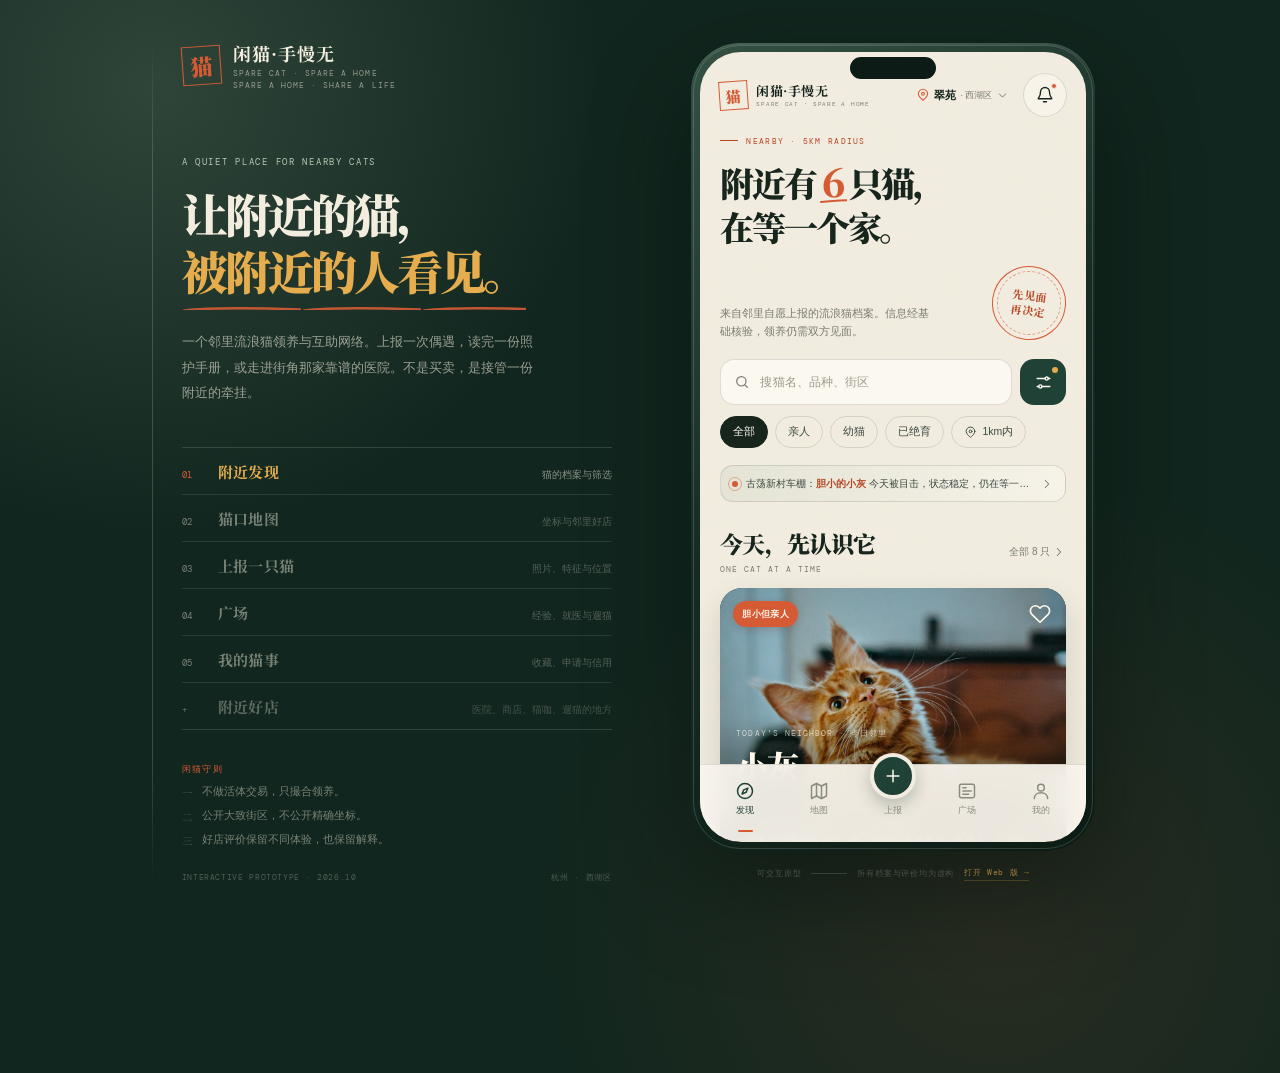
<file: index.html>
<!doctype html>
<html lang="zh-CN">
<head>
  <meta charset="utf-8" />
  <meta name="viewport" content="width=device-width, initial-scale=1, viewport-fit=cover" />
  <meta name="theme-color" content="#f4f0e4" />
  <title>闲猫·手慢无 · Spare Cat · 让附近的猫，被附近的人看见</title>
  <link rel="preconnect" href="https://fonts.googleapis.com" />
  <link rel="preconnect" href="https://fonts.gstatic.com" crossorigin />
  <link href="https://fonts.googleapis.com/css2?family=DM+Mono:wght@400;500&family=Instrument+Serif:ital@0;1&family=Noto+Serif+SC:wght@600;700;900&display=swap" rel="stylesheet" />
  <link rel="stylesheet" href="styles.css" />
</head>
<body>
  <div class="stage">
    <aside class="rail" aria-label="闲猫产品说明">
      <div class="rail-brand">
        <span class="seal seal-brand">猫</span>
        <div class="rail-brand-text">
          <strong>闲猫·手慢无</strong>
          <span>SPARE CAT · SPARE A HOME</span>
          <span>SPARE A HOME · SHARE A LIFE</span>
        </div>
      </div>

      <p class="rail-kicker">A QUIET PLACE FOR NEARBY CATS</p>
      <h1 class="rail-title">让附近的猫，<br /><em>被附近的人看见。</em></h1>
      <p class="rail-copy">一个邻里流浪猫领养与互助网络。上报一次偶遇，读完一份照护手册，或走进街角那家靠谱的医院。不是买卖，是接管一份附近的牵挂。</p>

      <nav class="rail-nav" aria-label="原型页面">
        <button type="button" data-nav="home" class="is-active"><span>01</span><b>附近发现</b><small>猫的档案与筛选</small></button>
        <button type="button" data-nav="map"><span>02</span><b>猫口地图</b><small>坐标与邻里好店</small></button>
        <button type="button" data-nav="publish"><span>03</span><b>上报一只猫</b><small>照片、特征与位置</small></button>
        <button type="button" data-nav="community"><span>04</span><b>广场</b><small>经验、就医与遛猫</small></button>
        <button type="button" data-nav="profile"><span>05</span><b>我的猫事</b><small>收藏、申请与信用</small></button>
        <button type="button" data-nav="services" class="rail-nav-extra"><span>+</span><b>附近好店</b><small>医院、商店、猫咖、遛猫的地方</small></button>
      </nav>

      <div class="rail-principles">
        <span class="rail-principles-title">闲猫守则</span>
        <p><span>一</span>不做活体交易，只撮合领养。</p>
        <p><span>二</span>公开大致街区，不公开精确坐标。</p>
        <p><span>三</span>好店评价保留不同体验，也保留解释。</p>
      </div>

      <footer class="rail-footer">
        <span>INTERACTIVE PROTOTYPE · 2026.10</span>
        <span>杭州 · 西湖区</span>
      </footer>
    </aside>

    <div class="phone-wrap">
      <div class="phone" aria-label="闲猫移动端原型">
        <div class="app" id="app">
          <div class="app-texture" aria-hidden="true"></div>
          <main id="view" class="view" aria-live="polite"></main>
          <nav class="tabbar" id="tabbar" aria-label="主导航">
            <button type="button" data-nav="home" class="tab is-active" aria-label="附近发现">
              <svg class="icon" aria-hidden="true"><use href="#i-compass"></use></svg>
              <span>发现</span>
            </button>
            <button type="button" data-nav="map" class="tab" aria-label="猫口地图">
              <svg class="icon" aria-hidden="true"><use href="#i-map"></use></svg>
              <span>地图</span>
            </button>
            <button type="button" data-nav="publish" class="tab tab-publish" aria-label="上报一只猫">
              <span class="publish-orb"><svg class="icon" aria-hidden="true"><use href="#i-plus"></use></svg></span>
              <span>上报</span>
            </button>
            <button type="button" data-nav="community" class="tab" aria-label="广场">
              <svg class="icon" aria-hidden="true"><use href="#i-square"></use></svg>
              <span>广场</span>
            </button>
            <button type="button" data-nav="profile" class="tab" aria-label="我的猫事">
              <svg class="icon" aria-hidden="true"><use href="#i-user"></use></svg>
              <span>我的</span>
            </button>
          </nav>
          <div id="overlayRoot" class="overlay-root"></div>
          <div id="toastRoot" class="toast-root" aria-live="polite"></div>
        </div>
      </div>
      <div class="phone-caption">
        <span>可交互原型</span>
        <span class="caption-line"></span>
        <span>所有档案与评价均为虚构</span>
        <a class="prototype-link" href="web.html">打开 Web 版 →</a>
      </div>
    </div>
  </div>

  <svg id="icon-sprite" xmlns="http://www.w3.org/2000/svg" aria-hidden="true">
    <symbol id="i-compass" viewBox="0 0 24 24"><circle cx="12" cy="12" r="9"/><path d="m15.5 8.5-2.1 5-5 2.1 2.1-5 5-2.1Z"/></symbol>
    <symbol id="i-map" viewBox="0 0 24 24"><path d="M9 18 3 21V6l6-3 6 3 6-3v15l-6 3-6-3Z"/><path d="M9 3v15M15 6v15"/></symbol>
    <symbol id="i-plus" viewBox="0 0 24 24"><path d="M12 5v14M5 12h14"/></symbol>
    <symbol id="i-square" viewBox="0 0 24 24"><rect x="3" y="4" width="18" height="16" rx="2"/><path d="M7 8h4M7 12h10M7 16h7"/></symbol>
    <symbol id="i-user" viewBox="0 0 24 24"><circle cx="12" cy="8" r="4"/><path d="M4 21c0-4.4 3.6-7 8-7s8 2.6 8 7"/></symbol>
    <symbol id="i-search" viewBox="0 0 24 24"><circle cx="11" cy="11" r="7"/><path d="m20 20-3.5-3.5"/></symbol>
    <symbol id="i-sliders" viewBox="0 0 24 24"><path d="M4 7h10M18 7h2M4 17h2M10 17h10"/><circle cx="16" cy="7" r="2"/><circle cx="8" cy="17" r="2"/></symbol>
    <symbol id="i-pin" viewBox="0 0 24 24"><path d="M20 10c0 5-8 11-8 11S4 15 4 10a8 8 0 1 1 16 0Z"/><circle cx="12" cy="10" r="2.5"/></symbol>
    <symbol id="i-heart" viewBox="0 0 24 24"><path d="M20.8 4.6a5.5 5.5 0 0 0-7.8 0L12 5.7l-1.1-1.1a5.5 5.5 0 0 0-7.8 7.8l1.1 1.1L12 21l7.8-7.5 1.1-1.1a5.5 5.5 0 0 0-.1-7.8Z"/></symbol>
    <symbol id="i-bell" viewBox="0 0 24 24"><path d="M18 8a6 6 0 0 0-12 0c0 7-3 7-3 9h18c0-2-3-2-3-9M10 21h4"/></symbol>
    <symbol id="i-chevron" viewBox="0 0 24 24"><path d="m9 18 6-6-6-6"/></symbol>
    <symbol id="i-chevron-down" viewBox="0 0 24 24"><path d="m6 9 6 6 6-6"/></symbol>
    <symbol id="i-arrow-up-right" viewBox="0 0 24 24"><path d="M7 17 17 7M8 7h9v9"/></symbol>
    <symbol id="i-arrow-left" viewBox="0 0 24 24"><path d="m15 18-6-6 6-6"/></symbol>
    <symbol id="i-arrow-right" viewBox="0 0 24 24"><path d="m9 18 6-6-6-6"/></symbol>
    <symbol id="i-close" viewBox="0 0 24 24"><path d="m6 6 12 12M18 6 6 18"/></symbol>
    <symbol id="i-camera" viewBox="0 0 24 24"><path d="M4 7h3l1.5-2h7L17 7h3v13H4V7Z"/><circle cx="12" cy="13" r="4"/></symbol>
    <symbol id="i-check" viewBox="0 0 24 24"><path d="m4 12 5 5L20 6"/></symbol>
    <symbol id="i-star" viewBox="0 0 24 24"><path d="m12 3 2.7 5.5 6.1.9-4.4 4.3 1 6.1-5.4-2.9-5.4 2.9 1-6.1L3.2 9.4l6.1-.9L12 3Z"/></symbol>
    <symbol id="i-clock" viewBox="0 0 24 24"><circle cx="12" cy="12" r="9"/><path d="M12 7v5l3 2"/></symbol>
    <symbol id="i-shield" viewBox="0 0 24 24"><path d="M12 3 5 6v5c0 5 3 8 7 10 4-2 7-5 7-10V6l-7-3Z"/><path d="m9 12 2 2 4-4"/></symbol>
    <symbol id="i-home" viewBox="0 0 24 24"><path d="m3 11 9-8 9 8v9H3v-9Z"/><path d="M9 20v-6h6v6"/></symbol>
    <symbol id="i-paw" viewBox="0 0 24 24"><ellipse cx="12" cy="15" rx="5" ry="4"/><circle cx="6" cy="9" r="2"/><circle cx="10" cy="5.5" r="2"/><circle cx="15" cy="5.5" r="2"/><circle cx="19" cy="9" r="2"/></symbol>
    <symbol id="i-cat" viewBox="0 0 24 24"><path d="M5 10 4 3l5 3h6l5-3-1 7"/><path d="M5 10c-1 2-1 4 0 6 1.3 2.7 3.9 4 7 4s5.7-1.3 7-4c1-2 1-4 0-6-1.3-2.7-3.9-4-7-4s-5.7 1.3-7 4Z"/><path d="M9 12h.01M15 12h.01M10 16c1.2.8 2.8.8 4 0M4 14H1M4 17l-3 1M20 14h3M20 17l3 1"/></symbol>
    <symbol id="i-trap" viewBox="0 0 24 24"><rect x="3" y="7" width="18" height="12" rx="2"/><path d="M7 7V4M17 7V4M7 19v2M17 19v2M8 12h8M8 16h5"/><circle cx="17" cy="15" r="1"/></symbol>
    <symbol id="i-store" viewBox="0 0 24 24"><path d="M4 10v10h16V10M3 10l2-6h14l2 6"/><path d="M3 10c0 2 4 2 4 0 0 2 5 2 5 0 0 2 5 2 5 0 0 2 4 2 4 0M9 20v-5h6v5"/></symbol>
    <symbol id="i-hospital" viewBox="0 0 24 24"><path d="M4 21V6l8-3 8 3v15"/><path d="M9 21v-5h6v5M12 7v6M9 10h6"/></symbol>
    <symbol id="i-coffee" viewBox="0 0 24 24"><path d="M4 8h13v6a6 6 0 0 1-6 6H10a6 6 0 0 1-6-6V8Z"/><path d="M17 10h2a3 3 0 0 1 0 6h-2M7 3v2M11 3v2M15 3v2M4 22h15"/></symbol>
    <symbol id="i-tree" viewBox="0 0 24 24"><path d="M12 22v-6"/><path d="M12 3 5 13h4l-3 5h12l-3-5h4L12 3Z"/></symbol>
    <symbol id="i-edit" viewBox="0 0 24 24"><path d="M4 20h4L19 9l-4-4L4 16v4Z"/><path d="m14 6 4 4"/></symbol>
    <symbol id="i-settings" viewBox="0 0 24 24"><circle cx="12" cy="12" r="3"/><path d="M19.4 15a1.7 1.7 0 0 0 .3 1.9l.1.1-2.8 2.8-.1-.1a1.7 1.7 0 0 0-1.9-.3 1.7 1.7 0 0 0-1 1.6v.2h-4V21a1.7 1.7 0 0 0-1-1.6 1.7 1.7 0 0 0-1.9.3l-.1.1L4.2 17l.1-.1a1.7 1.7 0 0 0 .3-1.9A1.7 1.7 0 0 0 3 14H2.8v-4H3a1.7 1.7 0 0 0 1.6-1 1.7 1.7 0 0 0-.3-1.9L4.2 7 7 4.2l.1.1A1.7 1.7 0 0 0 9 4.6 1.7 1.7 0 0 0 10 3V2.8h4V3a1.7 1.7 0 0 0 1 1.6 1.7 1.7 0 0 0 1.9-.3l.1-.1L19.8 7l-.1.1a1.7 1.7 0 0 0-.3 1.9 1.7 1.7 0 0 0 1.6 1h.2v4H21a1.7 1.7 0 0 0-1.6 1Z"/></symbol>
    <symbol id="i-notebook" viewBox="0 0 24 24"><path d="M6 3h13v18H6a2 2 0 0 1-2-2V5a2 2 0 0 1 2-2Z"/><path d="M8 3v18M11 8h5M11 12h5"/></symbol>
    <symbol id="i-send" viewBox="0 0 24 24"><path d="m22 2-7 20-4-9-9-4 20-7Z"/><path d="M22 2 11 13"/></symbol>
    <symbol id="i-locate" viewBox="0 0 24 24"><circle cx="12" cy="12" r="3"/><path d="M12 2v3M12 19v3M2 12h3M19 12h3"/><circle cx="12" cy="12" r="8"/></symbol>
    <symbol id="i-image" viewBox="0 0 24 24"><rect x="3" y="4" width="18" height="16" rx="2"/><circle cx="9" cy="9" r="2"/><path d="m21 15-5-5L5 20"/></symbol>
  </svg>

  <script src="app.js"></script>
</body>
</html>
</file>
<file: styles.css>
:root {
  --paper: #f2ede0;
  --paper-deep: #e7deca;
  --paper-light: #fbf8ef;
  --card: #fcf9f1;
  --ink: #17251d;
  --ink-soft: #3c4a40;
  --muted: #7b7d70;
  --line: rgba(23, 37, 29, 0.13);
  --line-strong: rgba(23, 37, 29, 0.28);
  --moss: #204236;
  --moss-deep: #142f26;
  --orange: #d65b35;
  --orange-deep: #b64623;
  --orange-soft: #f0c8b8;
  --amber: #e6ad4e;
  --sage: #b9c9b5;
  --sage-deep: #7e987d;
  --water: #b4cbc3;
  --serif: "Noto Serif SC", "Songti SC", "STSong", SimSun, serif;
  --sans: "Avenir Next", "PingFang SC", "Hiragino Sans GB", "Microsoft YaHei", sans-serif;
  --mono: "DM Mono", "JetBrains Mono", "SFMono-Regular", Consolas, monospace;
  --shadow-phone: 0 40px 100px rgba(4, 15, 10, 0.48), 0 2px 0 rgba(255, 255, 255, 0.1) inset;
  --ease: cubic-bezier(0.22, 1, 0.36, 1);
}
* { box-sizing: border-box; }
html, body { margin: 0; min-height: 100%; }
body {
  color: var(--ink);
  background:
    radial-gradient(circle at 12% 8%, rgba(190, 210, 183, 0.18), transparent 30%),
    radial-gradient(circle at 78% 86%, rgba(214, 91, 53, 0.12), transparent 34%),
    #11261e;
  font-family: var(--sans);
  -webkit-font-smoothing: antialiased;
  text-rendering: optimizeLegibility;
}
button, input, textarea, select { font: inherit; color: inherit; }
button { cursor: pointer; }
button, a { -webkit-tap-highlight-color: transparent; }
img { display: block; max-width: 100%; }
svg { display: block; }
p, h1, h2, h3, h4 { margin: 0; }
:focus-visible { outline: 2px solid var(--orange); outline-offset: 3px; }
.icon { width: 20px; height: 20px; fill: none; stroke: currentColor; stroke-width: 1.8; stroke-linecap: round; stroke-linejoin: round; flex: 0 0 auto; }
.stage {
  min-height: 100vh;
  display: grid;
  grid-template-columns: minmax(320px, 430px) 410px;
  align-items: center;
  justify-content: center;
  gap: clamp(36px, 6vw, 100px);
  padding: 40px 56px;
}


.rail { color: #f2edde; align-self: center; max-width: 430px; display: flex; flex-direction: column; min-height: min(790px, calc(100vh - 80px)); position: relative; }
.rail::before { content: ""; position: absolute; width: 1px; top: 0; bottom: 0; left: -30px; background: linear-gradient(180deg, transparent, rgba(241, 236, 223, 0.19) 15%, rgba(241, 236, 223, 0.19) 85%, transparent); }
.rail-brand { display: flex; align-items: center; gap: 12px; }
.seal { display: inline-grid; place-items: center; width: 31px; height: 31px; color: var(--orange); border: 1.5px solid currentColor; font-family: var(--serif); font-size: 17px; font-weight: 900; line-height: 1; transform: rotate(-4deg); flex: 0 0 auto; }
.seal-brand { width: 39px; height: 39px; font-size: 22px; }
.rail-brand-text { display: flex; flex-direction: column; gap: 2px; }
.rail-brand-text strong { font-family: var(--serif); font-size: 20px; letter-spacing: 0.1em; white-space: nowrap; }
.rail-brand-text strong i { font-family: var(--sans); font-style: normal; font-size: 11px; letter-spacing: 0; color: var(--orange); white-space: nowrap; }
.rail-brand-text strong { font-size: 18px; letter-spacing: 0.06em; }
.rail-brand-text span { font-family: var(--mono); font-size: 8px; letter-spacing: 0.13em; color: rgba(242, 237, 222, 0.54); }
.rail-kicker { margin-top: 66px; font-family: var(--mono); font-size: 9px; letter-spacing: 0.19em; color: var(--sage); }
.rail-title { margin-top: 17px; font-family: var(--serif); font-weight: 900; font-size: clamp(36px, 3.6vw, 50px); line-height: 1.24; letter-spacing: -0.065em; }
.rail-title em { font-style: normal; color: var(--amber); position: relative; white-space: nowrap; }
.rail-title em::after { content: ""; position: absolute; left: 0; right: 0; bottom: -7px; height: 5px; background: url("data:image/svg+xml,%3Csvg xmlns='http://www.w3.org/2000/svg' width='120' height='8' viewBox='0 0 120 8'%3E%3Cpath d='M2 5.5c24-3 62-3 116-1' fill='none' stroke='%23d65b35' stroke-width='2.5' stroke-linecap='round'/%3E%3C/svg%3E") repeat-x; background-size: 120px 8px; opacity: 0.9; }
.rail-copy { margin-top: 30px; max-width: 355px; color: rgba(242, 237, 222, 0.6); font-size: 13px; line-height: 1.95; }
.rail-nav { margin-top: 42px; display: flex; flex-direction: column; border-top: 1px solid rgba(242, 237, 222, 0.15); }
.rail-nav button { display: grid; grid-template-columns: 26px 1fr auto; align-items: baseline; gap: 10px; padding: 13px 0 12px; border: 0; border-bottom: 1px solid rgba(242, 237, 222, 0.11); background: transparent; color: rgba(242, 237, 222, 0.46); text-align: left; transition: color 0.25s ease, padding-left 0.3s var(--ease); }
.rail-nav button span { font-family: var(--mono); font-size: 9px; letter-spacing: 0.08em; }
.rail-nav button b { font-family: var(--serif); font-size: 15px; letter-spacing: 0.03em; font-weight: 700; }
.rail-nav button small { font-size: 10px; color: rgba(242, 237, 222, 0.3); }
.rail-nav button:hover { color: rgba(242, 237, 222, 0.82); padding-left: 4px; }
.rail-nav button.is-active { color: #f2edde; }
.rail-nav button.is-active span { color: var(--orange); }
.rail-nav button.is-active b { color: var(--amber); }
.rail-nav button.is-active small { color: rgba(242, 237, 222, 0.54); }
.rail-nav-extra { border-bottom: 0 !important; opacity: 0.76; }
.rail-principles { margin-top: auto; padding-top: 28px; border-top: 1px solid rgba(242, 237, 222, 0.15); }
.rail-principles-title { font-family: var(--mono); font-size: 9px; letter-spacing: 0.16em; color: var(--orange); }
.rail-principles p { display: flex; gap: 9px; margin-top: 9px; font-size: 10.5px; color: rgba(242, 237, 222, 0.46); }
.rail-principles p span { font-family: var(--serif); color: rgba(242, 237, 222, 0.28); }
.rail-footer { display: flex; justify-content: space-between; gap: 12px; margin-top: 24px; font-family: var(--mono); font-size: 8px; letter-spacing: 0.08em; color: rgba(242, 237, 222, 0.28); }


.phone-wrap { display: flex; flex-direction: column; align-items: center; }
.phone { width: 404px; height: min(860px, calc(100vh - 92px)); min-height: 700px; padding: 9px; border-radius: 49px; background: linear-gradient(145deg, #355144, #162c23 48%, #0b1c15); box-shadow: var(--shadow-phone); position: relative; }
.phone::before { content: ""; position: absolute; inset: 2px; border: 1px solid rgba(255, 255, 255, 0.16); border-radius: 47px; pointer-events: none; }
.phone::after { content: ""; position: absolute; top: 14px; left: 50%; transform: translateX(-50%); width: 86px; height: 22px; border-radius: 20px; background: #0c1b15; z-index: 25; pointer-events: none; box-shadow: 0 1px 0 rgba(255, 255, 255, 0.06); }
.app { width: 100%; height: 100%; border-radius: 41px; overflow: hidden; position: relative; background: var(--paper); isolation: isolate; }
.app-texture { position: absolute; inset: 0; pointer-events: none; z-index: 20; opacity: 0.16; background-image: url("data:image/svg+xml,%3Csvg xmlns='http://www.w3.org/2000/svg' width='180' height='180'%3E%3Cfilter id='n'%3E%3CfeTurbulence type='fractalNoise' baseFrequency='.9' numOctaves='3' stitchTiles='stitch'/%3E%3C/filter%3E%3Crect width='100%25' height='100%25' filter='url(%23n)' opacity='.18'/%3E%3C/svg%3E"); mix-blend-mode: multiply; }
.view { position: absolute; inset: 0; overflow-y: auto; overflow-x: hidden; padding-bottom: 102px; scrollbar-width: none; overscroll-behavior: contain; }
.view::-webkit-scrollbar { display: none; }
.phone-caption { margin-top: 16px; display: flex; align-items: center; gap: 10px; font-family: var(--mono); font-size: 8px; letter-spacing: 0.1em; color: rgba(242, 237, 222, 0.34); }
.caption-line { width: 36px; height: 1px; background: rgba(242, 237, 222, 0.24); }
.prototype-link { margin-left: auto; color: var(--amber); text-decoration: none; border-bottom: 1px solid rgba(230, 173, 78, .3); padding-bottom: 2px; font-family: var(--mono); font-size: 8px; letter-spacing: .08em; }
.prototype-link:hover { color: var(--paper-light); }
.topbar { display: flex; align-items: center; gap: 10px; padding: 21px 19px 0; min-height: 66px; }
.brand-mini { display: flex; align-items: center; gap: 8px; flex: 0 0 auto; }
.brand-mini .seal { width: 29px; height: 29px; font-size: 15px; }
.brand-mini-text { display: flex; flex-direction: column; line-height: 1; gap: 4px; }
.brand-mini-text b { font-family: var(--serif); font-size: 13px; letter-spacing: 0.04em; white-space: nowrap; }
.brand-mini-text small { font-family: var(--mono); font-size: 6px; letter-spacing: 0.12em; color: var(--muted); }
.location-pill { margin-left: auto; display: flex; align-items: center; gap: 4px; min-height: 44px; padding: 0 4px 0 8px; border: 0; background: transparent; font-size: 11px; font-weight: 600; }
.location-pill .icon { width: 14px; height: 14px; color: var(--orange); }
.location-pill .icon:last-child { width: 13px; height: 13px; color: var(--muted); }
.location-pill small { font-weight: 400; color: var(--muted); font-size: 9px; }
.round-btn { width: 44px; height: 44px; border: 1px solid var(--line); background: rgba(252, 249, 241, 0.62); border-radius: 50%; display: inline-grid; place-items: center; position: relative; transition: background 0.2s ease, transform 0.2s ease; }
.round-btn:hover { background: var(--card); }
.round-btn:active { transform: scale(0.96); }
.round-btn .icon { width: 18px; height: 18px; }
.round-btn .dot { position: absolute; top: 9px; right: 9px; width: 6px; height: 6px; border-radius: 50%; background: var(--orange); border: 1.5px solid var(--paper); }


.home-hero { padding: 18px 20px 0; position: relative; }
.eyebrow { font-family: var(--mono); font-size: 8px; letter-spacing: 0.16em; color: var(--orange-deep); display: flex; align-items: center; gap: 8px; }
.eyebrow::before { content: ""; width: 18px; height: 1px; background: currentColor; }
.home-hero h1 { margin-top: 15px; font-family: var(--serif); font-weight: 900; font-size: 34px; line-height: 1.29; letter-spacing: -0.065em; position: relative; z-index: 1; }
.home-hero h1 .count { color: var(--orange); position: relative; display: inline-block; font-family: var(--serif); font-size: 1.13em; line-height: 0.8; }
.home-hero h1 .count::after { content: ""; position: absolute; left: -3px; right: -4px; bottom: -8px; height: 7px; background: url("data:image/svg+xml,%3Csvg xmlns='http://www.w3.org/2000/svg' width='90' height='8' viewBox='0 0 90 8'%3E%3Cpath d='M2 5c18-2 54-3 86-1' fill='none' stroke='%23d65b35' stroke-width='2' stroke-linecap='round'/%3E%3C/svg%3E") repeat-x; background-size: 90px 8px; }
.hero-foot { display: flex; justify-content: space-between; align-items: flex-end; gap: 12px; margin-top: 18px; }
.hero-note { max-width: 215px; color: var(--muted); font-size: 10.5px; line-height: 1.7; }
.hero-stamp { width: 74px; height: 74px; border: 1px solid var(--orange); border-radius: 50%; color: var(--orange-deep); display: flex; align-items: center; justify-content: center; text-align: center; font-family: var(--serif); font-size: 11px; font-weight: 700; line-height: 1.35; letter-spacing: 0.05em; transform: rotate(7deg); position: relative; flex: 0 0 auto; }
.hero-stamp::before { content: ""; position: absolute; inset: 4px; border: 1px dashed rgba(214, 91, 53, 0.55); border-radius: 50%; }
.search-row { margin-top: 19px; display: grid; grid-template-columns: 1fr 46px; gap: 8px; padding: 0 20px; }
.search-box { height: 46px; border: 1px solid var(--line); background: var(--card); border-radius: 14px; display: flex; align-items: center; gap: 8px; padding: 0 13px; }
.search-box .icon { width: 16px; height: 16px; color: var(--muted); }
.search-box input { width: 100%; border: 0; outline: 0; background: transparent; font-size: 12px; letter-spacing: 0.01em; }
.search-box input::placeholder { color: #9b9b8d; }
.filter-btn { width: 46px; height: 46px; border: 0; border-radius: 14px; background: var(--moss); color: var(--card); display: grid; place-items: center; position: relative; }
.filter-btn .icon { width: 19px; height: 19px; }
.filter-badge { position: absolute; top: 8px; right: 8px; width: 6px; height: 6px; border-radius: 50%; background: var(--amber); }
.quick-chips { display: flex; gap: 7px; overflow-x: auto; scrollbar-width: none; padding: 11px 20px 2px; }
.quick-chips::-webkit-scrollbar { display: none; }
.chip { flex: 0 0 auto; min-height: 32px; padding: 0 12px; border-radius: 999px; border: 1px solid var(--line); background: transparent; font-size: 10.5px; color: var(--ink-soft); display: inline-flex; align-items: center; gap: 5px; transition: background 0.2s ease, border-color 0.2s ease, color 0.2s ease; }
.chip .icon { width: 13px; height: 13px; }
.chip.is-active { background: var(--ink); border-color: var(--ink); color: var(--card); }
.chip:hover { border-color: var(--line-strong); }
.notice-strip { margin: 15px 20px 0; border: 1px solid var(--line); background: linear-gradient(100deg, rgba(185, 201, 181, 0.23), rgba(252, 249, 241, 0.55)); border-radius: 13px; padding: 10px 11px; width: calc(100% - 40px); display: flex; align-items: center; gap: 8px; text-align: left; }
.live-dot { width: 6px; height: 6px; border-radius: 50%; background: var(--orange); position: relative; flex: 0 0 auto; }
.live-dot::after { content: ""; position: absolute; inset: -4px; border: 1px solid rgba(214, 91, 53, 0.45); border-radius: 50%; animation: livePulse 2.3s ease-out infinite; }
@keyframes livePulse { 0%, 30% { transform: scale(0.5); opacity: 0; } 55% { opacity: 1; } 100% { transform: scale(1.5); opacity: 0; } }
.notice-strip p { font-size: 10px; color: var(--ink-soft); line-height: 1.5; flex: 1; min-width: 0; white-space: nowrap; overflow: hidden; text-overflow: ellipsis; }
.notice-strip p b { font-weight: 700; color: var(--orange-deep); }
.notice-strip .icon { width: 14px; height: 14px; color: var(--muted); }


.section { padding: 25px 20px 0; }
.section-head { display: flex; align-items: flex-end; justify-content: space-between; gap: 12px; margin-bottom: 14px; }
.section-title { font-family: var(--serif); font-size: 23px; font-weight: 900; letter-spacing: -0.04em; }
.section-title small { display: block; margin-top: 5px; font-family: var(--mono); font-size: 7.5px; letter-spacing: 0.13em; color: var(--muted); font-weight: 400; }
.section-link { border: 0; background: transparent; font-size: 10px; color: var(--muted); display: flex; align-items: center; gap: 2px; min-height: 44px; padding: 0 0 0 8px; }
.section-link .icon { width: 14px; height: 14px; }
.result-count { font-family: var(--mono); font-size: 9px; color: var(--muted); letter-spacing: 0.06em; }
.featured-cat { position: relative; width: 100%; border: 0; padding: 0; border-radius: 22px; overflow: hidden; background: var(--moss); color: #fff9eb; text-align: left; min-height: 289px; box-shadow: 0 14px 30px rgba(24, 42, 32, 0.16); }
.featured-cat img { position: absolute; inset: 0; width: 100%; height: 100%; object-fit: cover; object-position: center 36%; transition: transform 0.9s var(--ease); }
.featured-cat:hover img { transform: scale(1.035); }
.featured-cat::after { content: ""; position: absolute; inset: 0; background: linear-gradient(180deg, rgba(12, 27, 20, 0.08) 22%, rgba(12, 27, 20, 0.12) 45%, rgba(10, 24, 17, 0.88) 100%); }
.featured-top { position: absolute; z-index: 2; top: 13px; left: 13px; right: 13px; display: flex; justify-content: space-between; gap: 8px; }
.status-pill { display: inline-flex; align-items: center; gap: 5px; height: 26px; padding: 0 9px; border-radius: 999px; background: var(--orange); color: #fff7ea; font-size: 9px; letter-spacing: 0.04em; font-weight: 600; box-shadow: 0 2px 8px rgba(100, 32, 14, 0.2); }
.status-pill.is-calm { background: rgba(252, 249, 241, 0.88); color: var(--ink); }
.featured-fav { width: 44px; height: 44px; margin-top: -9px; margin-right: -9px; border: 0; background: transparent; color: #fff9eb; display: grid; place-items: center; }
.featured-fav .icon { width: 22px; height: 22px; filter: drop-shadow(0 2px 4px rgba(0,0,0,.3)); }
.featured-fav.is-active .icon { fill: var(--orange); stroke: var(--orange); }
.featured-body { position: absolute; z-index: 2; left: 16px; right: 16px; bottom: 15px; }
.featured-kicker { font-family: var(--mono); font-size: 7.5px; letter-spacing: 0.14em; opacity: 0.7; }
.featured-name-row { display: flex; align-items: baseline; gap: 9px; margin-top: 3px; }
.featured-name { font-family: var(--serif); font-size: 32px; font-weight: 900; letter-spacing: -0.05em; }
.featured-name-note { font-size: 10px; opacity: 0.74; }
.featured-desc { display: flex; flex-wrap: wrap; gap: 5px 11px; margin-top: 7px; font-size: 9.5px; opacity: 0.82; }
.featured-desc span { display: inline-flex; align-items: center; gap: 3px; }
.featured-desc .icon { width: 12px; height: 12px; }
.featured-cta { margin-top: 13px; display: flex; align-items: center; justify-content: space-between; border-top: 1px solid rgba(255, 249, 235, 0.22); padding-top: 10px; }
.featured-cta span { font-size: 10px; letter-spacing: 0.04em; opacity: 0.8; }
.featured-cta .arrow-circle { width: 30px; height: 30px; border: 1px solid rgba(255, 249, 235, 0.4); border-radius: 50%; display: grid; place-items: center; }
.featured-cta .icon { width: 14px; height: 14px; }
.cat-grid { columns: 2; column-gap: 11px; }
.cat-card { display: inline-block; width: 100%; margin-bottom: 11px; break-inside: avoid; text-align: left; background: var(--card); border: 1px solid var(--line); border-radius: 17px; overflow: hidden; padding: 0; transition: transform 0.3s var(--ease), box-shadow 0.3s var(--ease), border-color 0.2s ease; animation: rise 0.55s var(--ease) both; animation-delay: calc(var(--i, 0) * 40ms); }
.cat-card:hover { transform: translateY(-3px); border-color: var(--line-strong); box-shadow: 0 12px 24px rgba(23, 37, 29, 0.09); }
.cat-photo { position: relative; overflow: hidden; background: var(--paper-deep); }
.cat-card .cat-photo { aspect-ratio: 1 / 1; }
.cat-photo img { width: 100%; height: 100%; object-fit: cover; object-position: center center; transition: transform 0.7s var(--ease); }
.cat-card:hover .cat-photo img { transform: scale(1.03); }
.cat-card .status-pill { position: absolute; left: 9px; top: 9px; height: 23px; padding: 0 8px; font-size: 8px; }
.cat-fav { position: absolute; top: 3px; right: 3px; width: 44px; height: 44px; border: 0; background: transparent; color: #fff9eb; display: grid; place-items: center; }
.cat-fav .icon { width: 19px; height: 19px; filter: drop-shadow(0 2px 5px rgba(12, 24, 18, 0.38)); }
.cat-fav.is-active .icon { fill: var(--orange); stroke: var(--orange); }
.cat-info { padding: 10px 11px 12px; }
.cat-name-row { display: flex; justify-content: space-between; align-items: baseline; gap: 5px; }
.cat-name { font-family: var(--serif); font-size: 18px; font-weight: 900; letter-spacing: -0.03em; }
.cat-distance { font-family: var(--mono); font-size: 7.5px; color: var(--orange-deep); white-space: nowrap; }
.cat-meta { margin-top: 4px; font-size: 9.5px; color: var(--muted); }
.cat-tags { display: flex; flex-wrap: wrap; gap: 4px; margin-top: 8px; }
.mini-tag { font-size: 8px; color: var(--ink-soft); border: 1px solid var(--line); padding: 3px 6px; border-radius: 5px; line-height: 1; }
.mini-tag.is-special { color: var(--orange-deep); border-color: rgba(214, 91, 53, 0.3); background: rgba(214, 91, 53, 0.06); }
.empty-results { grid-column: 1 / -1; padding: 30px 16px 25px; text-align: center; border: 1px dashed var(--line-strong); border-radius: 18px; background: rgba(252, 249, 241, 0.4); }
.empty-results .icon { width: 29px; height: 29px; margin: 0 auto 10px; color: var(--muted); }
.empty-results h3 { font-family: var(--serif); font-size: 19px; }
.empty-results p { color: var(--muted); font-size: 10.5px; line-height: 1.7; margin-top: 5px; }
.empty-results button { margin-top: 14px; border: 0; background: var(--ink); color: var(--card); border-radius: 999px; padding: 10px 16px; font-size: 10px; min-height: 44px; }


.guide-grid { display: grid; grid-template-columns: 1.1fr 0.9fr; gap: 10px; }
.guide-card { border: 0; min-height: 150px; border-radius: 18px; padding: 15px; text-align: left; position: relative; overflow: hidden; display: flex; flex-direction: column; justify-content: space-between; }
.guide-card.guide-trap { background: var(--moss); color: #f3eddc; }
.guide-card.guide-care { background: var(--orange); color: #fff6e8; }
.guide-card .guide-icon { width: 35px; height: 35px; stroke-width: 1.25; opacity: 0.86; }
.guide-card h3 { font-family: var(--serif); font-size: 19px; line-height: 1.35; letter-spacing: -0.04em; margin-top: 26px; }
.guide-card p { margin-top: 5px; font-size: 9px; line-height: 1.5; opacity: 0.66; }
.guide-card .guide-arrow { position: absolute; right: 14px; top: 14px; width: 26px; height: 26px; border: 1px solid currentColor; border-radius: 50%; display: grid; place-items: center; opacity: 0.55; }
.guide-card .guide-arrow .icon { width: 12px; height: 12px; }
.guide-card::after { content: ""; position: absolute; right: -25px; bottom: -40px; width: 105px; height: 105px; border: 1px solid currentColor; border-radius: 50%; opacity: 0.16; }
.home-closing { margin: 27px 20px 4px; padding: 19px 0 4px; border-top: 1px solid var(--line); display: flex; justify-content: space-between; align-items: flex-start; gap: 16px; }
.home-closing p { font-family: var(--serif); font-size: 13px; line-height: 1.8; color: var(--ink-soft); max-width: 220px; }
.home-closing p b { color: var(--orange-deep); }
.home-closing span { font-family: var(--mono); font-size: 7px; color: var(--muted); letter-spacing: 0.1em; line-height: 1.7; text-align: right; }
.tabbar { position: absolute; left: 0; right: 0; bottom: 0; height: 78px; padding: 2px 8px 10px; display: grid; grid-template-columns: repeat(5, 1fr); background: rgba(250, 246, 237, 0.93); border-top: 1px solid var(--line); backdrop-filter: blur(13px); z-index: 30; }
.tab { border: 0; background: transparent; color: #8a8c7f; min-height: 58px; display: flex; flex-direction: column; align-items: center; justify-content: center; gap: 4px; padding: 0; font-size: 8.5px; letter-spacing: 0.04em; position: relative; transition: color 0.2s ease; }
.tab .icon { width: 20px; height: 20px; }
.tab.is-active { color: var(--moss); }
.tab.is-active::after { content: ""; position: absolute; bottom: 0; width: 15px; height: 2px; border-radius: 2px; background: var(--orange); }
.tab-publish { justify-content: flex-start; padding-top: 2px; }
.publish-orb { width: 46px; height: 46px; border-radius: 50%; background: var(--moss); color: var(--paper-light); display: grid; place-items: center; box-shadow: 0 7px 16px rgba(20, 47, 38, 0.24); margin-top: -16px; border: 4px solid var(--paper); transition: transform 0.25s var(--ease), background 0.2s ease; }
.tab-publish:hover .publish-orb { transform: translateY(-2px); }
.tab-publish .icon { width: 20px; height: 20px; }
.tab-publish span:last-child { margin-top: 2px; }
.tab-publish.is-active { color: var(--moss); }
.tab-publish.is-active .publish-orb { background: var(--orange); }
.tab-publish.is-active::after { display: none; }


.overlay-root { position: absolute; inset: 0; z-index: 60; pointer-events: none; }
.overlay { position: absolute; inset: 0; pointer-events: auto; }
.overlay-backdrop { position: absolute; inset: 0; background: rgba(9, 21, 15, 0.48); animation: fadeIn 0.25s ease both; backdrop-filter: blur(2px); }
.sheet { position: absolute; left: 0; right: 0; bottom: 0; max-height: 91%; background: var(--paper); border-radius: 28px 28px 0 0; box-shadow: 0 -18px 50px rgba(13, 31, 23, 0.24); animation: sheetUp 0.45s var(--ease) both; display: flex; flex-direction: column; overflow: hidden; }
.sheet-handle { width: 34px; height: 4px; border-radius: 4px; background: rgba(23, 37, 29, 0.18); margin: 9px auto 0; flex: 0 0 auto; }
.sheet-scroll { overflow-y: auto; padding: 4px 20px 28px; scrollbar-width: none; }
.sheet-scroll::-webkit-scrollbar { display: none; }
.sheet-head { display: flex; align-items: flex-start; gap: 12px; padding: 15px 0 12px; }
.sheet-head h2 { font-family: var(--serif); font-size: 25px; font-weight: 900; letter-spacing: -0.04em; line-height: 1.2; }
.sheet-head p { font-size: 10px; color: var(--muted); margin-top: 4px; }
.sheet-close { margin-left: auto; width: 44px; height: 44px; border: 1px solid var(--line); border-radius: 50%; background: transparent; display: grid; place-items: center; flex: 0 0 auto; }
.sheet-close .icon { width: 17px; height: 17px; }
.filter-group { padding: 14px 0; border-top: 1px solid var(--line); }
.filter-label { display: flex; align-items: baseline; justify-content: space-between; gap: 8px; margin-bottom: 10px; }
.filter-label b { font-family: var(--serif); font-size: 14px; font-weight: 700; }
.filter-label span { font-family: var(--mono); font-size: 7px; color: var(--muted); letter-spacing: 0.1em; }
.filter-options { display: flex; flex-wrap: wrap; gap: 7px; }
.filter-option { min-height: 36px; border: 1px solid var(--line); background: transparent; border-radius: 10px; padding: 0 11px; font-size: 10px; color: var(--ink-soft); }
.filter-option.is-active { background: var(--ink); border-color: var(--ink); color: var(--card); }
.filter-more { margin-top: 8px; }
.filter-more summary { display: inline-flex; align-items: center; gap: 3px; cursor: pointer; color: var(--orange-deep); font-size: 9px; font-weight: 600; list-style: none; }
.filter-more summary::-webkit-details-marker { display: none; }
.filter-more summary .icon { width: 12px; height: 12px; transition: transform 0.2s ease; }
.filter-more[open] summary .icon { transform: rotate(180deg); }
.filter-more .filter-options { margin-top: 9px; }
.filter-age-grid { display: grid; grid-template-columns: repeat(3, minmax(0, 1fr)); gap: 6px; }
.filter-age { border: 1px solid var(--line); background: transparent; padding: 10px 11px 9px; text-align: left; min-height: 64px; }
.filter-age b { display: block; font-family: var(--serif); font-size: 15px; font-weight: 900; white-space: nowrap; }
.filter-age small { display: block; margin-top: 5px; color: var(--muted); font-size: 7.5px; }
.filter-age.is-active { background: var(--ink); border-color: var(--ink); }
.filter-age.is-active b { color: var(--card); }
.filter-age.is-active small { color: rgba(252, 249, 241, 0.64); }
.filter-hint { display: flex; align-items: flex-start; gap: 5px; margin-top: 10px; color: var(--muted); font-size: 8px; line-height: 1.7; }
.filter-hint .icon { width: 12px; height: 12px; color: var(--moss); margin-top: 1px; }
.distance-filter { padding: 4px 2px 0; }
.distance-value { display: flex; align-items: baseline; justify-content: space-between; gap: 10px; margin-bottom: 10px; }
.distance-value b { font-family: var(--serif); font-size: 21px; font-weight: 900; color: var(--orange-deep); letter-spacing: -0.04em; white-space: nowrap; }
.distance-value span { color: var(--muted); font-size: 8px; }
.distance-filter input[type="range"] { display: block; width: 100%; height: 28px; margin: 0; background: transparent; appearance: none; -webkit-appearance: none; cursor: pointer; }
.distance-filter input[type="range"]::-webkit-slider-runnable-track { height: 3px; background: linear-gradient(to right, var(--orange) 0, var(--orange) var(--fill, 100%), rgba(23, 37, 29, 0.16) var(--fill, 100%)); }
.distance-filter input[type="range"]::-webkit-slider-thumb { appearance: none; -webkit-appearance: none; width: 20px; height: 20px; margin-top: -8.5px; border-radius: 50%; background: var(--card); border: 2px solid var(--orange); box-shadow: 0 2px 6px rgba(20, 37, 28, 0.18); }
.distance-filter input[type="range"]::-moz-range-track { height: 3px; background: rgba(23, 37, 29, 0.16); }
.distance-filter input[type="range"]::-moz-range-progress { height: 3px; background: var(--orange); }
.distance-filter input[type="range"]::-moz-range-thumb { width: 16px; height: 16px; border-radius: 50%; background: var(--card); border: 2px solid var(--orange); }
.distance-ticks { position: relative; height: 12px; margin-top: 2px; color: var(--muted); font-family: var(--mono); font-size: 7px; }
.distance-ticks span { position: absolute; top: 0; transform: translateX(-50%); white-space: nowrap; }
.distance-ticks span:first-child { transform: none; }
.distance-ticks span:last-child { transform: translateX(-100%); }
.distance-citywide { display: flex; align-items: center; gap: 10px; width: 100%; margin-top: 11px; padding: 10px 12px; border: 1px solid var(--line); background: rgba(252,249,241,0.55); text-align: left; min-height: 52px; }
.distance-citywide-dot { width: 17px; height: 17px; border-radius: 50%; border: 1px solid var(--line-strong); flex: 0 0 auto; position: relative; }
.distance-citywide.is-active { border-color: var(--ink); background: var(--ink); }
.distance-citywide.is-active .distance-citywide-dot { border-color: var(--amber); }
.distance-citywide.is-active .distance-citywide-dot::after { content: ""; position: absolute; inset: 3px; border-radius: 50%; background: var(--amber); }
.distance-citywide > span:nth-child(2) { flex: 1; min-width: 0; }
.distance-citywide b { display: block; font-family: var(--serif); font-size: 15px; font-weight: 900; }
.distance-citywide small { display: block; margin-top: 2px; color: var(--muted); font-size: 7.5px; line-height: 1.5; }
.distance-citywide i { font-style: normal; font-family: var(--mono); font-size: 8px; color: var(--muted); white-space: nowrap; }
.distance-citywide.is-active b { color: var(--card); }
.distance-citywide.is-active small, .distance-citywide.is-active i { color: rgba(252,249,241,0.64); }
.filter-actions { position: sticky; bottom: 0; display: grid; grid-template-columns: 88px 1fr; gap: 9px; padding: 12px 20px 20px; background: linear-gradient(0deg, var(--paper) 70%, rgba(242, 237, 224, 0)); }
.btn { border: 1px solid var(--line-strong); background: transparent; border-radius: 13px; min-height: 49px; padding: 0 16px; font-size: 11px; font-weight: 600; display: inline-flex; align-items: center; justify-content: center; gap: 7px; transition: transform 0.2s ease, background 0.2s ease; }
.btn:active { transform: scale(0.985); }
.btn .icon { width: 16px; height: 16px; }
.btn-primary { background: var(--moss); color: var(--paper-light); border-color: var(--moss); }
.btn-orange { background: var(--orange); color: #fff7eb; border-color: var(--orange); }
.btn-ghost { border-color: transparent; color: var(--ink-soft); }
.btn-block { width: 100%; }
.btn-small { min-height: 38px; border-radius: 10px; font-size: 10px; padding: 0 12px; }

.sheet-full { inset: 0; border-radius: 0; max-height: none; height: 100%; animation: slideIn 0.4s var(--ease) both; }
.sheet-full .sheet-scroll { padding: 0 0 32px; }
.detail-hero { position: relative; }
.detail-hero .hero-photo { width: 100%; height: 322px; object-fit: cover; }
.detail-hero::after { content: ""; position: absolute; inset: 0; background: linear-gradient(180deg, rgba(10, 24, 17, 0.26) 0%, transparent 25%, transparent 58%, rgba(242, 237, 224, 0.1) 100%); pointer-events: none; }
.detail-topbar { position: absolute; z-index: 3; top: 0; left: 0; right: 0; display: flex; justify-content: space-between; padding: 17px 16px; }
.detail-topbar .round-btn { border-color: rgba(255, 255, 255, 0.28); background: rgba(20, 37, 28, 0.25); color: #fff; backdrop-filter: blur(6px); }
.detail-topbar .round-btn .icon { width: 20px; height: 20px; }
.detail-topbar .round-btn.is-active { color: var(--orange); background: #fff8ea; }
.detail-topbar .round-btn.is-active .icon { fill: var(--orange); stroke: var(--orange); }
.detail-top-actions { display: flex; gap: 7px; }
.detail-sheet-head { padding: 18px 20px 0; margin-top: -22px; position: relative; z-index: 2; background: var(--paper); border-radius: 24px 24px 0 0; }
.detail-name-row { display: flex; justify-content: space-between; align-items: flex-start; gap: 12px; }
.detail-name { font-family: var(--serif); font-size: 34px; font-weight: 900; letter-spacing: -0.06em; line-height: 1.15; }
.detail-name small { display: block; margin-top: 4px; font-family: var(--mono); font-size: 7px; color: var(--muted); letter-spacing: 0.11em; font-weight: 400; }
.detail-distance { border: 1px solid var(--line); border-radius: 999px; padding: 5px 9px; font-size: 9px; color: var(--orange-deep); white-space: nowrap; margin-top: 5px; }
.detail-tags { display: flex; flex-wrap: wrap; gap: 5px; margin-top: 13px; }
.detail-tag { border: 1px solid var(--line); border-radius: 6px; padding: 5px 7px; font-size: 8.5px; color: var(--ink-soft); }
.detail-tag.is-accent { border-color: rgba(214, 91, 53, 0.3); color: var(--orange-deep); background: rgba(214, 91, 53, 0.06); }
.detail-meta-grid { display: grid; grid-template-columns: repeat(3, 1fr); border-top: 1px solid var(--line); border-bottom: 1px solid var(--line); margin-top: 16px; padding: 13px 0; }
.detail-meta-grid div { text-align: center; border-right: 1px solid var(--line); }
.detail-meta-grid div:last-child { border-right: 0; }
.detail-meta-grid b { display: block; font-family: var(--serif); font-size: 17px; font-weight: 700; }
.detail-meta-grid span { display: block; font-family: var(--mono); font-size: 7px; letter-spacing: 0.08em; color: var(--muted); margin-top: 3px; }
.detail-body { padding: 18px 20px 0; }
.detail-block { margin-bottom: 23px; }
.detail-block h3 { font-family: var(--serif); font-size: 18px; font-weight: 900; letter-spacing: -0.03em; display: flex; align-items: center; gap: 8px; }
.detail-block h3::before { content: ""; width: 6px; height: 14px; background: var(--orange); display: inline-block; }
.detail-block p { margin-top: 10px; font-size: 11.5px; line-height: 1.95; color: var(--ink-soft); }
.detail-facts { display: grid; grid-template-columns: 1fr 1fr; gap: 8px; margin-top: 12px; }
.fact { background: rgba(252, 249, 241, 0.62); border: 1px solid var(--line); border-radius: 11px; padding: 10px; }
.fact span { font-family: var(--mono); font-size: 7px; letter-spacing: 0.08em; color: var(--muted); }
.fact b { display: block; margin-top: 4px; font-size: 11px; font-weight: 600; }
.location-card { margin-top: 12px; border: 1px solid var(--line); border-radius: 15px; padding: 12px; background: linear-gradient(120deg, rgba(185, 201, 181, 0.22), rgba(252, 249, 241, 0.58)); display: flex; gap: 11px; align-items: center; }
.location-map { width: 60px; height: 60px; border-radius: 10px; background-color: #dfe5d8; background-image: linear-gradient(90deg, transparent 44%, rgba(249,246,236,.95) 44%, rgba(249,246,236,.95) 56%, transparent 56%), linear-gradient(0deg, transparent 42%, rgba(249,246,236,.95) 42%, rgba(249,246,236,.95) 54%, transparent 54%); border: 1px solid rgba(23,37,29,.1); position: relative; flex: 0 0 auto; }
.location-map::after { content: ""; position: absolute; width: 12px; height: 12px; border-radius: 50% 50% 50% 0; background: var(--orange); transform: rotate(-45deg); left: 25px; top: 24px; box-shadow: 0 1px 3px rgba(0,0,0,.15); }
.location-card b { font-size: 11px; }
.location-card p { margin-top: 4px; font-size: 9px; color: var(--muted); line-height: 1.6; }
.location-card .icon { width: 15px; height: 15px; color: var(--orange); margin-left: auto; }
.publisher-card { display: flex; align-items: center; gap: 10px; border-top: 1px solid var(--line); padding-top: 15px; }
.avatar { width: 37px; height: 37px; border-radius: 50%; display: grid; place-items: center; background: var(--sage); color: var(--moss); font-family: var(--serif); font-weight: 900; font-size: 16px; flex: 0 0 auto; }
.avatar.is-orange { background: var(--orange-soft); color: var(--orange-deep); }
.avatar.is-dark { background: var(--moss); color: var(--paper-light); }
.publisher-card b { display: block; font-size: 11px; }
.publisher-card span { display: block; margin-top: 3px; font-size: 8.5px; color: var(--muted); }
.publisher-card .btn { margin-left: auto; }
.detail-actions { position: sticky; bottom: 0; display: grid; grid-template-columns: 48px 1fr; gap: 8px; padding: 11px 20px calc(15px + env(safe-area-inset-bottom)); background: linear-gradient(0deg, var(--paper) 72%, rgba(242,237,224,0)); z-index: 4; }
.detail-actions .icon-btn { width: 48px; min-height: 50px; border: 1px solid var(--line); border-radius: 13px; background: rgba(252,249,241,.7); display: grid; place-items: center; }
.detail-actions .icon-btn .icon { width: 19px; height: 19px; }
.detail-actions .icon-btn.is-active { color: var(--orange); }
.detail-actions .icon-btn.is-active .icon { fill: var(--orange); stroke: var(--orange); }
.detail-actions .btn { min-height: 50px; }
.apply-summary { display: flex; align-items: center; gap: 11px; background: rgba(252, 249, 241, 0.62); border: 1px solid var(--line); border-radius: 14px; padding: 9px; margin-top: 3px; }
.apply-summary img { width: 48px; height: 48px; border-radius: 9px; object-fit: cover; }
.apply-summary b { font-family: var(--serif); font-size: 17px; }
.apply-summary span { display: block; font-size: 9px; color: var(--muted); margin-top: 4px; }
.form-field { margin-top: 14px; }
.form-field label { display: block; font-family: var(--mono); font-size: 8px; color: var(--muted); letter-spacing: 0.08em; margin-bottom: 7px; }
.input, .textarea, .select { width: 100%; border: 1px solid var(--line); background: rgba(252, 249, 241, 0.58); border-radius: 11px; min-height: 46px; padding: 11px 12px; outline: 0; font-size: 11px; transition: border-color 0.2s ease, background 0.2s ease; }
.input:focus, .textarea:focus, .select:focus { border-color: var(--orange); background: var(--card); }
.textarea { min-height: 86px; resize: vertical; line-height: 1.65; }
.form-row { display: grid; grid-template-columns: 1fr 1fr; gap: 8px; }
.check-line { display: flex; gap: 8px; align-items: flex-start; margin-top: 14px; font-size: 9px; line-height: 1.6; color: var(--muted); }
.check-line input { width: 15px; height: 15px; margin: 0; accent-color: var(--moss); }
.form-error { color: var(--orange-deep); font-size: 9px; margin-top: 7px; min-height: 13px; }
.apply-form .btn-primary { margin-top: 15px; width: 100%; }
.toast-root { position: absolute; left: 0; right: 0; bottom: 94px; z-index: 90; display: flex; flex-direction: column; align-items: center; gap: 6px; pointer-events: none; padding: 0 20px; }
.toast { background: var(--ink); color: var(--paper-light); border-radius: 999px; padding: 11px 16px; font-size: 10px; box-shadow: 0 8px 22px rgba(7, 19, 13, 0.28); animation: toastIn 0.35s var(--ease) both; display: flex; align-items: center; gap: 7px; max-width: 100%; }
.toast .icon { width: 14px; height: 14px; color: var(--amber); }
@keyframes fadeIn { from { opacity: 0; } to { opacity: 1; } }
@keyframes sheetUp { from { transform: translateY(100%); } to { transform: translateY(0); } }
@keyframes slideIn { from { transform: translateX(100%); } to { transform: translateX(0); } }
@keyframes toastIn { from { opacity: 0; transform: translateY(10px); } to { opacity: 1; transform: translateY(0); } }
@keyframes rise { from { opacity: 0; transform: translateY(14px); } to { opacity: 1; transform: translateY(0); } }


.map-page { position: absolute; inset: 0; overflow: hidden; background: #e9e3d3; }
.map-canvas { position: absolute; inset: 0; width: 100%; height: 100%; }
.map-top { position: absolute; z-index: 6; top: 17px; left: 16px; right: 16px; display: flex; align-items: center; gap: 8px; }
.map-brand { display: flex; align-items: center; gap: 8px; background: rgba(252, 249, 241, 0.9); border: 1px solid rgba(23, 37, 29, 0.12); border-radius: 999px; padding: 7px 11px 7px 7px; box-shadow: 0 5px 15px rgba(24, 42, 32, 0.1); backdrop-filter: blur(8px); }
.map-brand .seal { width: 25px; height: 25px; font-size: 13px; }
.map-brand b { font-family: var(--serif); font-size: 13px; letter-spacing: 0.08em; }
.map-filter { margin-left: auto; width: 44px; height: 44px; border-radius: 14px; border: 1px solid rgba(23,37,29,.12); background: var(--moss); color: var(--paper-light); display: grid; place-items: center; box-shadow: 0 5px 15px rgba(24, 42, 32, 0.12); }
.map-filter .icon { width: 18px; height: 18px; }
.map-location { position: absolute; z-index: 6; top: 72px; left: 16px; display: flex; align-items: center; gap: 6px; background: rgba(252, 249, 241, 0.86); border: 1px solid rgba(23, 37, 29, 0.11); border-radius: 9px; padding: 7px 10px; font-size: 9px; color: var(--ink-soft); backdrop-filter: blur(7px); }
.map-location .icon { width: 12px; height: 12px; color: var(--orange); }
.map-scale { position: absolute; z-index: 6; right: 17px; bottom: 325px; font-family: var(--mono); font-size: 7px; letter-spacing: 0.08em; color: rgba(23,37,29,.46); background: rgba(252,249,241,.65); border-radius: 4px; padding: 4px 6px; }
.map-pin { position: absolute; z-index: 4; width: 59px; height: 70px; border: 0; background: transparent; padding: 0; transform: translate(-50%, -100%); display: flex; flex-direction: column; align-items: center; transition: transform 0.3s var(--ease), filter 0.3s ease; }
.map-pin::after { content: ""; position: absolute; left: 50%; bottom: 2px; width: 2px; height: 10px; background: var(--moss); transform: translateX(-50%); }
.map-pin-photo { width: 49px; height: 49px; border-radius: 50%; border: 3px solid var(--card); overflow: hidden; box-shadow: 0 4px 10px rgba(20, 34, 26, 0.24); background: var(--paper-deep); position: relative; }
.map-pin-photo img { width: 100%; height: 100%; object-fit: cover; }
.map-pin-name { margin-top: 3px; background: var(--card); padding: 2px 6px; border-radius: 4px; font-size: 8px; font-weight: 700; color: var(--ink); box-shadow: 0 1px 4px rgba(20,34,26,.1); white-space: nowrap; }
.map-pin.is-selected { transform: translate(-50%, -100%) scale(1.12); z-index: 5; }
.map-pin.is-selected .map-pin-photo { border-color: var(--orange); box-shadow: 0 6px 16px rgba(139, 51, 23, 0.3); }
.map-pin.is-selected .map-pin-name { background: var(--orange); color: #fff4e7; }
.map-you { position: absolute; z-index: 3; width: 17px; height: 17px; border-radius: 50%; background: var(--moss); border: 3px solid #f9f5e9; box-shadow: 0 0 0 7px rgba(32, 66, 54, 0.16); transform: translate(-50%, -50%); }
.map-you::after { content: ""; position: absolute; inset: -13px; border: 1px solid rgba(32, 66, 54, 0.35); border-radius: 50%; animation: mapPulse 2.8s ease-out infinite; }
@keyframes mapPulse { 0% { transform: scale(0.4); opacity: 0.8; } 80%, 100% { transform: scale(1.5); opacity: 0; } }
.map-bottom { position: absolute; z-index: 7; left: 15px; right: 15px; bottom: 88px; background: rgba(252, 249, 241, 0.96); border: 1px solid rgba(23, 37, 29, 0.12); border-radius: 19px; padding: 14px; box-shadow: 0 12px 32px rgba(20, 37, 28, 0.18); backdrop-filter: blur(12px); animation: rise 0.4s var(--ease) both; }
.map-bottom .map-hint { display: flex; align-items: center; gap: 10px; }
.map-hint-icon { width: 38px; height: 38px; border-radius: 50%; background: rgba(185, 201, 181, 0.45); display: grid; place-items: center; color: var(--moss); flex: 0 0 auto; }
.map-hint-icon .icon { width: 18px; height: 18px; }
.map-hint b { display: block; font-family: var(--serif); font-size: 15px; }
.map-hint p { margin-top: 3px; font-size: 9px; color: var(--muted); }
.map-hint .icon { margin-left: auto; width: 17px; height: 17px; color: var(--muted); }
.map-store-row { display: flex; gap: 6px; padding-top: 11px; margin-top: 11px; border-top: 1px solid var(--line); overflow-x: auto; scrollbar-width: none; }
.map-store-row::-webkit-scrollbar { display: none; }
.map-store-chip { display: inline-flex; align-items: center; gap: 4px; flex: 0 0 auto; font-size: 9px; color: var(--ink-soft); border: 1px solid var(--line); background: var(--paper); border-radius: 7px; padding: 5px 7px; }
.map-store-chip .icon { width: 12px; height: 12px; color: var(--orange-deep); }
.map-cat-card { display: flex; gap: 11px; align-items: center; }
.map-cat-card img { width: 79px; height: 86px; object-fit: cover; border-radius: 12px; flex: 0 0 auto; }
.map-cat-info { flex: 1; min-width: 0; }
.map-cat-info .kicker { font-family: var(--mono); font-size: 7px; letter-spacing: 0.09em; color: var(--orange-deep); }
.map-cat-info h3 { font-family: var(--serif); font-size: 24px; font-weight: 900; letter-spacing: -0.04em; margin-top: 3px; }
.map-cat-info p { font-size: 9px; color: var(--muted); margin-top: 4px; }
.map-cat-info .btn { margin-top: 8px; min-height: 33px; border-radius: 8px; font-size: 9px; padding: 0 10px; }
.map-close { position: absolute; top: 10px; right: 10px; width: 34px; height: 34px; border: 0; background: transparent; display: grid; place-items: center; border-radius: 50%; color: var(--muted); }
.map-close .icon { width: 15px; height: 15px; }
.map-bottom.has-cat { padding-top: 12px; }


.publish-head { padding: 23px 20px 0; }
.publish-head .page-kicker { font-family: var(--mono); font-size: 8px; letter-spacing: 0.14em; color: var(--orange-deep); }
.publish-head h1 { margin-top: 10px; font-family: var(--serif); font-size: 34px; font-weight: 900; letter-spacing: -0.06em; line-height: 1.25; }
.publish-head p { margin-top: 8px; max-width: 285px; font-size: 10.5px; line-height: 1.75; color: var(--muted); }
.publish-progress { display: flex; align-items: center; gap: 5px; margin-top: 16px; }
.publish-progress span { height: 3px; flex: 1; border-radius: 3px; background: rgba(23,37,29,.12); }
.publish-progress span.is-on { background: var(--orange); }
.publish-progress small { font-family: var(--mono); font-size: 7px; color: var(--muted); margin-left: 5px; letter-spacing: 0.05em; }
.publish-form { padding: 19px 20px 0; }
.form-card { background: rgba(252, 249, 241, 0.64); border: 1px solid var(--line); border-radius: 18px; padding: 15px; margin-bottom: 11px; }
.form-card-head { display: flex; align-items: baseline; gap: 8px; margin-bottom: 13px; }
.form-card-head .num { font-family: var(--mono); font-size: 8px; color: var(--orange-deep); letter-spacing: 0.08em; }
.form-card-head h2 { font-family: var(--serif); font-size: 19px; font-weight: 900; letter-spacing: -0.03em; }
.form-card-head small { margin-left: auto; font-size: 8px; color: var(--muted); }
.photo-grid { display: grid; grid-template-columns: 1.7fr 1fr 1fr; gap: 7px; }
.photo-slot { border: 1px dashed var(--line-strong); background: rgba(242, 237, 224, 0.6); border-radius: 11px; aspect-ratio: 1; display: flex; flex-direction: column; align-items: center; justify-content: center; gap: 4px; color: var(--muted); font-size: 8px; position: relative; overflow: hidden; padding: 0; }
.photo-slot:first-child { grid-row: span 2; aspect-ratio: auto; min-height: 136px; border-style: solid; }
.photo-slot img { width: 100%; height: 100%; object-fit: cover; position: absolute; inset: 0; }
.photo-slot .icon { width: 18px; height: 18px; }
.photo-slot .change-photo { position: absolute; z-index: 2; left: 7px; bottom: 7px; background: rgba(20, 35, 27, 0.78); color: #fff8eb; border-radius: 5px; padding: 4px 6px; font-size: 8px; }
.photo-slot .photo-badge { position: absolute; z-index: 2; left: 6px; top: 6px; background: var(--orange); color: #fff8eb; border-radius: 4px; padding: 3px 5px; font-size: 7px; }
.photo-note { margin-top: 8px; font-size: 8px; color: var(--muted); line-height: 1.6; }
.seg { display: flex; gap: 4px; padding: 3px; border-radius: 10px; background: rgba(23, 37, 29, 0.055); }
.seg button { flex: 1; border: 0; background: transparent; min-height: 37px; border-radius: 8px; color: var(--muted); font-size: 10px; }
.seg button.is-active { background: var(--card); color: var(--ink); font-weight: 600; box-shadow: 0 1px 4px rgba(20,33,25,.08); }
.form-card .form-field { margin-top: 12px; }
.form-card .form-field:first-of-type { margin-top: 0; }
.form-card .form-field label { margin-bottom: 6px; }
.select-wrap { position: relative; }
.select-wrap::after { content: ""; position: absolute; right: 13px; top: 50%; width: 6px; height: 6px; border-right: 1.5px solid var(--muted); border-bottom: 1.5px solid var(--muted); transform: translateY(-70%) rotate(45deg); pointer-events: none; }
.select { appearance: none; padding-right: 30px; }
.toggle-row { display: flex; align-items: center; gap: 10px; margin-top: 12px; }
.toggle { width: 39px; height: 23px; background: rgba(23,37,29,.18); border-radius: 999px; position: relative; border: 0; padding: 0; flex: 0 0 auto; transition: background .2s ease; }
.toggle::after { content: ""; position: absolute; width: 17px; height: 17px; border-radius: 50%; background: #fff9eb; top: 3px; left: 3px; transition: transform .25s var(--ease); box-shadow: 0 1px 3px rgba(0,0,0,.16); }
.toggle.is-on { background: var(--moss); }
.toggle.is-on::after { transform: translateX(16px); }
.toggle-row p { font-size: 9px; color: var(--muted); line-height: 1.6; }
.submit-area { padding: 10px 20px 20px; }
.submit-hint { display: flex; gap: 6px; align-items: flex-start; font-size: 8.5px; line-height: 1.6; color: var(--muted); margin: 0 0 10px; }
.submit-hint .icon { width: 13px; height: 13px; color: var(--moss); margin-top: 1px; }
.submit-btn { width: 100%; min-height: 52px; border: 0; border-radius: 14px; background: var(--moss); color: var(--paper-light); font-size: 12px; font-weight: 700; display: flex; align-items: center; justify-content: center; gap: 8px; box-shadow: 0 8px 20px rgba(20, 47, 38, .18); }
.submit-btn .icon { width: 17px; height: 17px; }
.submit-btn:hover { background: var(--moss-deep); }
.photo-picker-grid { display: grid; grid-template-columns: repeat(3, 1fr); gap: 6px; }
.photo-pick { border: 2px solid transparent; padding: 0; border-radius: 9px; overflow: hidden; aspect-ratio: 1; position: relative; background: var(--paper-deep); }
.photo-pick img { width: 100%; height: 100%; object-fit: cover; }
.photo-pick.is-selected { border-color: var(--orange); }
.photo-pick.is-selected::after { content: ""; position: absolute; inset: 0; border: 2px solid var(--paper); border-radius: 6px; pointer-events: none; }


.success-wrap { position: absolute; inset: 0; display: grid; place-items: center; padding: 25px; pointer-events: auto; }
.success-backdrop { position: absolute; inset: 0; background: rgba(9, 21, 15, 0.55); backdrop-filter: blur(4px); }
.success-card { position: relative; width: 100%; background: var(--paper); border-radius: 25px; padding: 29px 23px 22px; text-align: center; box-shadow: 0 26px 60px rgba(9,21,15,.3); animation: rise .45s var(--ease) both; overflow: hidden; }
.success-card::before { content: ""; position: absolute; width: 250px; height: 250px; border: 1px solid rgba(214,91,53,.16); border-radius: 50%; top: -170px; right: -70px; }
.success-seal { width: 69px; height: 69px; border: 1.5px solid var(--orange); border-radius: 50%; margin: 0 auto 17px; display: grid; place-items: center; color: var(--orange); transform: rotate(-7deg); }
.success-seal .icon { width: 31px; height: 31px; }
.success-card h2 { font-family: var(--serif); font-size: 28px; font-weight: 900; letter-spacing: -0.05em; }
.success-card p { font-size: 10.5px; line-height: 1.85; color: var(--muted); margin: 9px auto 0; max-width: 260px; }
.success-actions { display: grid; grid-template-columns: 1fr 1fr; gap: 8px; margin-top: 20px; }
.success-meta { display: flex; justify-content: center; gap: 14px; margin-top: 16px; font-family: var(--mono); font-size: 7px; color: var(--muted); letter-spacing: .06em; }

.community-head { padding: 22px 20px 0; }
.community-title-row { display: flex; justify-content: space-between; align-items: flex-start; gap: 12px; }
.community-head h1 { margin-top: 8px; font-family: var(--serif); font-size: 36px; font-weight: 900; letter-spacing: -0.06em; line-height: 1.2; }
.community-head h1 em { font-style: normal; color: var(--orange); }
.community-head p { margin-top: 8px; font-size: 10.5px; color: var(--muted); line-height: 1.7; }
.write-btn { display: inline-flex; align-items: center; gap: 5px; border: 1px solid var(--line-strong); background: transparent; border-radius: 999px; min-height: 40px; padding: 0 12px; font-size: 10px; margin-top: 6px; }
.write-btn .icon { width: 14px; height: 14px; }
.community-tabs { display: flex; gap: 5px; flex-wrap: wrap; overflow: visible; padding: 15px 20px 0; }
.community-tabs::-webkit-scrollbar { display: none; }
.community-tabs .chip { min-height: 35px; }
.hot-card { margin: 17px 20px 0; border-radius: 20px; background: var(--moss); color: var(--paper-light); padding: 18px; position: relative; overflow: hidden; border: 0; width: calc(100% - 40px); text-align: left; }
.hot-card::after { content: ""; position: absolute; width: 150px; height: 150px; border: 1px solid rgba(242,237,222,.16); border-radius: 50%; right: -64px; bottom: -65px; }
.hot-card::before { content: ""; position: absolute; width: 68px; height: 68px; border: 1px solid rgba(242,237,222,.11); border-radius: 50%; right: -19px; bottom: -22px; }
.hot-meta { display: flex; justify-content: space-between; gap: 10px; font-family: var(--mono); font-size: 7.5px; letter-spacing: .1em; color: var(--amber); position: relative; z-index: 1; }
.hot-card h2 { position: relative; z-index: 1; margin-top: 17px; font-family: var(--serif); font-size: 25px; line-height: 1.4; letter-spacing: -.045em; max-width: 300px; }
.hot-card p { position: relative; z-index: 1; margin-top: 10px; color: rgba(242,237,222,.58); font-size: 9.5px; line-height: 1.7; max-width: 280px; }
.hot-footer { position: relative; z-index: 1; display: flex; align-items: center; justify-content: space-between; margin-top: 17px; border-top: 1px solid rgba(242,237,222,.17); padding-top: 10px; }
.hot-footer span { font-size: 8.5px; color: rgba(242,237,222,.55); }
.hot-footer .icon { width: 16px; height: 16px; }
.feed { padding: 8px 20px 0; }
.post-card { padding: 17px 0; border-bottom: 1px solid var(--line); animation: rise .5s var(--ease) both; animation-delay: calc(var(--i, 0) * 45ms); }
.post-top { display: flex; align-items: center; gap: 8px; }
.post-top .avatar { width: 29px; height: 29px; font-size: 12px; }
.post-author { min-width: 0; }
.post-author b { display: block; font-size: 10px; }
.post-author span { display: block; margin-top: 2px; font-size: 8px; color: var(--muted); }
.post-tag { margin-left: auto; font-size: 8px; padding: 4px 7px; border-radius: 5px; background: rgba(185,201,181,.32); color: var(--moss); white-space: nowrap; }
.post-tag.is-trap { background: rgba(214,91,53,.1); color: var(--orange-deep); }
.post-tag.is-pit { background: rgba(230,173,78,.17); color: #846125; }
.post-tag.is-checkin { background: rgba(180,203,195,.38); color: #3f6257; }
.post-tag.is-companion { background: rgba(214,91,53,.1); color: var(--orange-deep); }
.post-card h3 { margin-top: 11px; font-family: var(--serif); font-size: 19px; line-height: 1.5; font-weight: 900; letter-spacing: -0.03em; }
.post-card .excerpt { margin-top: 6px; font-size: 10px; line-height: 1.75; color: var(--muted); display: -webkit-box; -webkit-line-clamp: 2; -webkit-box-orient: vertical; overflow: hidden; }
.post-media { width: 100%; height: 138px; object-fit: cover; border-radius: 13px; margin-top: 11px; }
.post-foot { display: flex; align-items: center; gap: 14px; margin-top: 12px; }
.post-stat { display: inline-flex; align-items: center; gap: 4px; border: 0; background: transparent; color: var(--muted); font-size: 8.5px; min-height: 32px; padding: 0; }
.post-stat .icon { width: 14px; height: 14px; }
.post-stat.is-liked { color: var(--orange-deep); }
.post-stat.is-liked .icon { fill: var(--orange); stroke: var(--orange); }
.post-foot .post-place { margin-left: auto; font-size: 8px; color: var(--muted); display: inline-flex; align-items: center; gap: 3px; }
.post-foot .post-place .icon { width: 11px; height: 11px; }
.service-entry { margin: 17px 20px 3px; background: var(--orange); color: #fff6e9; border-radius: 18px; padding: 15px 16px; display: flex; align-items: center; gap: 12px; border: 0; width: calc(100% - 40px); text-align: left; position: relative; overflow: hidden; }
.service-entry::after { content: ""; position: absolute; right: -25px; top: -30px; width: 100px; height: 100px; border: 1px solid rgba(255,246,233,.24); border-radius: 50%; }
.service-entry .store-icon { width: 38px; height: 38px; border-radius: 50%; background: rgba(255,246,233,.15); display: grid; place-items: center; flex: 0 0 auto; }
.service-entry .store-icon .icon { width: 19px; height: 19px; }
.service-entry b { display: block; font-family: var(--serif); font-size: 16px; }
.service-entry p { margin-top: 3px; font-size: 8.5px; opacity: .72; }
.service-entry .icon:last-child { margin-left: auto; width: 18px; height: 18px; opacity: .8; }
.feed-end { text-align: center; padding: 24px 0 5px; font-family: var(--mono); font-size: 7px; letter-spacing: .12em; color: var(--muted); }
.article-cover { width: 100%; height: 205px; object-fit: cover; }
.article-head { padding: 19px 20px 0; }
.article-tag { display: inline-flex; align-items: center; gap: 4px; background: rgba(185,201,181,.35); color: var(--moss); font-size: 8px; border-radius: 5px; padding: 4px 7px; }
.article-head h1 { margin-top: 12px; font-family: var(--serif); font-size: 29px; line-height: 1.42; letter-spacing: -.05em; font-weight: 900; }
.article-byline { display: flex; align-items: center; gap: 8px; margin-top: 15px; padding-bottom: 16px; border-bottom: 1px solid var(--line); }
.article-byline .avatar { width: 33px; height: 33px; font-size: 13px; }
.article-byline b { display: block; font-size: 10px; }
.article-byline span { display: block; font-size: 8px; color: var(--muted); margin-top: 2px; }
.article-byline .article-date { margin-left: auto; font-family: var(--mono); font-size: 7px; color: var(--muted); }
.article-body { padding: 18px 20px 0; }
.article-body p { font-size: 11.5px; line-height: 2; color: var(--ink-soft); margin: 0 0 14px; }
.article-body h2 { font-family: var(--serif); font-size: 20px; font-weight: 900; letter-spacing: -.03em; margin: 23px 0 9px; }
.article-body h2::before { content: "·"; color: var(--orange); margin-right: 5px; }
.article-body li { font-size: 11.5px; line-height: 1.9; color: var(--ink-soft); margin-left: 19px; padding-left: 4px; margin-bottom: 6px; }
.article-body blockquote { margin: 17px 0; padding: 13px 15px; border-left: 2px solid var(--orange); background: rgba(252,249,241,.58); font-family: var(--serif); font-size: 13px; line-height: 1.8; color: var(--ink); }
.article-body .article-note { background: rgba(185,201,181,.26); border-radius: 13px; padding: 12px 14px; font-size: 10px; line-height: 1.8; color: var(--ink-soft); margin: 17px 0; }
.article-foot { padding: 18px 20px 5px; border-top: 1px solid var(--line); margin-top: 22px; display: flex; align-items: center; gap: 10px; }
.article-foot span { font-size: 9px; color: var(--muted); }
.article-foot .btn { margin-left: auto; }
.comments { padding: 16px 20px 0; }
.comments h3 { font-family: var(--serif); font-size: 17px; font-weight: 900; }
.comment { display: flex; gap: 8px; margin-top: 13px; }
.comment .avatar { width: 27px; height: 27px; font-size: 11px; }
.comment p { font-size: 9.5px; line-height: 1.7; color: var(--ink-soft); }
.comment b { font-size: 9px; margin-right: 5px; }
.compose-form { padding-top: 6px; }
.compose-form .form-field:first-child { margin-top: 0; }
.compose-cats { display: flex; gap: 6px; flex-wrap: wrap; }
.compose-cats .chip { min-height: 35px; }
.compose-actions { margin-top: 18px; display: grid; grid-template-columns: 1fr 2fr; gap: 8px; }


.services-page { background: var(--paper); min-height: 100%; }
.services-hero { background: var(--moss); color: var(--paper-light); padding: 25px 20px 26px; border-radius: 0 0 28px 28px; position: relative; overflow: hidden; }
.services-hero::after { content: ""; position: absolute; width: 190px; height: 190px; border: 1px solid rgba(242,237,222,.12); border-radius: 50%; right: -85px; top: -70px; }
.services-hero::before { content: ""; position: absolute; width: 95px; height: 95px; border: 1px solid rgba(242,237,222,.1); border-radius: 50%; right: -10px; top: 35px; }
.services-top { display: flex; align-items: center; gap: 8px; position: relative; z-index: 1; }
.services-top .round-btn { border-color: rgba(242,237,222,.24); background: rgba(255,255,255,.05); color: var(--paper-light); }
.services-top .seal { margin-left: auto; }
.services-hero .page-kicker { margin-top: 30px; font-family: var(--mono); font-size: 8px; letter-spacing: .13em; color: var(--amber); position: relative; z-index: 1; }
.services-hero h1 { margin-top: 8px; font-family: var(--serif); font-size: 34px; font-weight: 900; letter-spacing: -.06em; position: relative; z-index: 1; }
.services-hero p { margin-top: 8px; font-size: 10px; line-height: 1.75; color: rgba(242,237,222,.6); max-width: 270px; position: relative; z-index: 1; }
.services-hero .hero-stats { display: flex; gap: 17px; margin-top: 17px; position: relative; z-index: 1; }
.services-hero .hero-stats b { font-family: var(--serif); font-size: 21px; display: block; }
.services-hero .hero-stats span { font-size: 7.5px; color: rgba(242,237,222,.5); display: block; margin-top: 2px; }
.services-filter { display: flex; gap: 6px; flex-wrap: wrap; overflow: visible; padding: 16px 20px 0; }
.services-filter::-webkit-scrollbar { display: none; }
.services-list { padding: 12px 20px 0; }
.service-card { border: 1px solid var(--line); background: rgba(252,249,241,.6); border-radius: 17px; padding: 12px; margin-bottom: 9px; display: flex; gap: 12px; text-align: left; width: 100%; position: relative; }
.service-card:hover { border-color: var(--line-strong); background: var(--card); }
.service-mark { width: 57px; height: 67px; border-radius: 12px; flex: 0 0 auto; display: flex; flex-direction: column; align-items: center; justify-content: center; gap: 5px; background: rgba(185,201,181,.3); color: var(--moss); }
.service-mark .icon { width: 23px; height: 23px; }
.service-mark span { font-size: 7px; font-family: var(--mono); letter-spacing: .08em; }
.service-mark.is-cafe { background: rgba(214,91,53,.11); color: var(--orange-deep); }
.service-mark.is-walk { background: rgba(180,203,195,.42); color: #3b6154; }
.service-mark.is-shop { background: rgba(230,173,78,.17); color: #806024; }
.service-info { min-width: 0; flex: 1; }
.service-name-row { display: flex; align-items: baseline; gap: 7px; }
.service-name-row h3 { font-family: var(--serif); font-size: 17px; font-weight: 900; letter-spacing: -.02em; }
.service-rating { display: inline-flex; align-items: center; gap: 2px; font-family: var(--mono); font-size: 8px; color: var(--orange-deep); white-space: nowrap; }
.service-rating .icon { width: 11px; height: 11px; fill: var(--orange); stroke: var(--orange); }
.service-sub { margin-top: 3px; font-size: 8.5px; color: var(--muted); }
.service-tags { display: flex; gap: 4px; flex-wrap: wrap; margin-top: 7px; }
.service-tags span { font-size: 7.5px; border: 1px solid var(--line); color: var(--ink-soft); padding: 3px 5px; border-radius: 4px; }
.service-meta { display: flex; align-items: center; gap: 7px; margin-top: 7px; font-size: 8px; color: var(--muted); }
.service-meta .icon { width: 10px; height: 10px; }
.service-open { display: inline-flex; align-items: center; gap: 2px; font-size: 8px; color: var(--moss); font-weight: 600; margin-left: auto; }
.service-open .icon { width: 12px; height: 12px; }
.services-note { padding: 15px 20px 8px; display: flex; gap: 8px; align-items: flex-start; font-size: 8.5px; line-height: 1.7; color: var(--muted); }
.services-note .icon { width: 14px; height: 14px; color: var(--orange); margin-top: 1px; }
.service-detail-hero { background: var(--moss); color: var(--paper-light); padding: 21px 20px 23px; }
.service-detail-hero .detail-kicker { font-family: var(--mono); font-size: 8px; letter-spacing: .12em; color: var(--amber); }
.service-detail-hero h1 { margin-top: 8px; font-family: var(--serif); font-size: 31px; font-weight: 900; letter-spacing: -.05em; line-height: 1.3; }
.service-detail-hero p { margin-top: 7px; font-size: 9.5px; color: rgba(242,237,222,.6); }
.service-detail-top { display: flex; align-items: center; margin-bottom: 20px; }
.service-detail-top .round-btn { border-color: rgba(242,237,222,.25); color: var(--paper-light); background: rgba(255,255,255,.06); }
.service-detail-top .round-btn:last-child { margin-left: auto; }
.service-detail-body { padding: 18px 20px 0; }
.rating-summary { display: grid; grid-template-columns: 105px 1fr; gap: 16px; align-items: center; background: rgba(252,249,241,.62); border: 1px solid var(--line); border-radius: 16px; padding: 14px; }
.rating-big b { font-family: var(--serif); font-size: 44px; line-height: 1; letter-spacing: -.05em; display: block; }
.rating-big .stars { display: flex; gap: 2px; color: var(--orange); margin-top: 7px; }
.rating-big .stars .icon { width: 11px; height: 11px; fill: currentColor; stroke: currentColor; }
.rating-big span { display: block; font-size: 8px; color: var(--muted); margin-top: 5px; }
.score-bars { display: flex; flex-direction: column; gap: 7px; }
.score-row { display: grid; grid-template-columns: 26px 1fr 22px; align-items: center; gap: 6px; font-size: 8px; color: var(--muted); }
.score-track { height: 4px; border-radius: 4px; background: rgba(23,37,29,.1); overflow: hidden; }
.score-fill { display: block; height: 100%; background: var(--moss); border-radius: 4px; }
.score-row b { font-family: var(--mono); font-size: 7px; text-align: right; color: var(--ink-soft); }
.service-info-grid { display: grid; grid-template-columns: 1fr 1fr; gap: 8px; margin-top: 12px; }
.service-info-item { border: 1px solid var(--line); border-radius: 11px; padding: 10px; background: rgba(252,249,241,.35); }
.service-info-item span { font-family: var(--mono); font-size: 7px; color: var(--muted); letter-spacing: .06em; }
.service-info-item b { display: block; margin-top: 4px; font-size: 10px; line-height: 1.5; }
.service-tagline { background: rgba(185,201,181,.25); border-radius: 12px; padding: 12px 13px; margin-top: 12px; font-size: 10px; line-height: 1.8; color: var(--ink-soft); }
.review-head { display: flex; align-items: center; justify-content: space-between; margin-top: 23px; padding-bottom: 9px; border-bottom: 1px solid var(--line); }
.review-head h2 { font-family: var(--serif); font-size: 21px; font-weight: 900; letter-spacing: -.03em; }
.review-head button { border: 0; background: transparent; color: var(--orange-deep); font-size: 9px; display: flex; align-items: center; gap: 4px; min-height: 40px; }
.review-head .icon { width: 13px; height: 13px; }
.review { padding: 13px 0; border-bottom: 1px solid var(--line); }
.review-top { display: flex; align-items: center; gap: 7px; }
.review-top .avatar { width: 26px; height: 26px; font-size: 10px; }
.review-top b { font-size: 9.5px; }
.review-top span { font-size: 7.5px; color: var(--muted); margin-left: 3px; }
.review-stars { margin-left: auto; display: flex; gap: 1px; color: var(--orange); }
.review-stars .icon { width: 9px; height: 9px; fill: currentColor; stroke: currentColor; }
.review p { margin-top: 8px; font-size: 10px; line-height: 1.8; color: var(--ink-soft); }
.review-tags { display: flex; gap: 4px; margin-top: 7px; }
.review-tags span { font-size: 7px; padding: 3px 5px; border-radius: 3px; background: rgba(23,37,29,.055); color: var(--muted); }
.service-detail-foot { padding: 15px 20px 25px; }
.service-detail-foot .btn { width: 100%; }
.review-form-stars { display: flex; gap: 5px; margin: 6px 0 4px; }
.review-form-stars button { width: 38px; height: 38px; border: 0; background: transparent; color: rgba(23,37,29,.16); padding: 0; display: grid; place-items: center; }
.review-form-stars button .icon { width: 28px; height: 28px; fill: currentColor; stroke: currentColor; }
.review-form-stars button.is-on { color: var(--orange); }


.profile-hero { background: var(--moss); color: var(--paper-light); padding: 25px 20px 39px; position: relative; overflow: hidden; }
.profile-hero::after { content: ""; position: absolute; width: 210px; height: 210px; border: 1px solid rgba(242,237,222,.12); border-radius: 50%; right: -90px; top: 20px; }
.profile-top { display: flex; justify-content: space-between; align-items: center; position: relative; z-index: 1; }
.profile-top .seal { color: var(--amber); }
.profile-top span { font-family: var(--mono); font-size: 7.5px; letter-spacing: .1em; color: rgba(242,237,222,.48); }
.profile-id { display: flex; align-items: center; gap: 12px; margin-top: 25px; position: relative; z-index: 1; }
.profile-avatar { width: 67px; height: 67px; border-radius: 50%; border: 2px solid rgba(242,237,222,.55); display: grid; place-items: center; background: var(--amber); color: var(--moss); font-family: var(--serif); font-size: 29px; font-weight: 900; flex: 0 0 auto; }
.profile-id h1 { font-family: var(--serif); font-size: 27px; font-weight: 900; letter-spacing: -.04em; }
.profile-id p { margin-top: 4px; font-size: 8.5px; color: rgba(242,237,222,.58); }
.profile-credit { margin-top: 18px; padding: 10px 12px; border: 1px solid rgba(242,237,222,.16); border-radius: 11px; display: flex; align-items: center; gap: 8px; position: relative; z-index: 1; background: rgba(255,255,255,.035); }
.profile-credit .icon { width: 15px; height: 15px; color: var(--amber); }
.profile-credit b { font-family: var(--mono); font-size: 10px; color: var(--amber); }
.profile-credit span { font-size: 8.5px; color: rgba(242,237,222,.55); line-height: 1.5; }
.profile-credit .credit-meter { margin-left: auto; width: 55px; height: 3px; border-radius: 3px; background: rgba(242,237,222,.17); }
.profile-credit .credit-meter i { display: block; height: 100%; border-radius: 3px; background: var(--amber); }
.profile-body { background: var(--paper); border-radius: 24px 24px 0 0; margin-top: -22px; position: relative; z-index: 2; padding: 18px 20px 0; }
.profile-stats { display: grid; grid-template-columns: repeat(4, 1fr); }
.profile-stats button { border: 0; background: transparent; border-right: 1px solid var(--line); padding: 0 0 13px; }
.profile-stats button:last-child { border-right: 0; }
.profile-stats b { display: block; font-family: var(--serif); font-size: 22px; line-height: 1; }
.profile-stats span { display: block; margin-top: 5px; font-size: 7.5px; color: var(--muted); white-space: nowrap; }
.profile-tabs { display: flex; border-bottom: 1px solid var(--line); margin-top: 4px; overflow-x: auto; scrollbar-width: none; }
.profile-tabs { flex-wrap: wrap; overflow: visible; }
.profile-tabs::-webkit-scrollbar { display: none; }
.profile-tabs button { flex: 1 0 auto; min-width: 70px; border: 0; background: transparent; min-height: 44px; font-size: 9.5px; color: var(--muted); position: relative; padding: 0 6px; }
.profile-tabs button { flex: 1 0 30%; min-width: 0; }
.profile-tabs button.is-active { color: var(--ink); font-weight: 700; }
.profile-tabs button.is-active::after { content: ""; position: absolute; left: 50%; bottom: -1px; width: 20px; height: 2px; background: var(--orange); transform: translateX(-50%); border-radius: 2px; }
.profile-tabs button span { display: block; margin-top: 2px; font-family: var(--mono); font-size: 7px; color: var(--muted); }
.profile-list { padding-top: 10px; }
.profile-place-row { display: flex; align-items: center; gap: 10px; width: 100%; border: 0; border-bottom: 1px solid var(--line); background: transparent; padding: 10px 0; text-align: left; }
.profile-place-row img, .profile-place-mark { width: 57px; height: 65px; border-radius: 10px; object-fit: cover; flex: 0 0 auto; }
.profile-place-mark { display: grid; place-items: center; background: rgba(185,201,181,.28); color: var(--moss); }
.profile-place-mark .icon { width: 17px; height: 17px; }
.profile-place-copy { flex: 1; min-width: 0; display: block; }
.profile-place-copy b { display: block; font-family: var(--serif); font-size: 14px; line-height: 1.45; }
.profile-place-copy span { display: block; margin-top: 3px; font-size: 8px; color: var(--muted); }
.profile-place-copy small { display: -webkit-box; -webkit-line-clamp: 2; -webkit-box-orient: vertical; overflow: hidden; margin-top: 4px; font-size: 8.5px; line-height: 1.6; color: var(--ink-soft); }
.profile-place-row > .icon { width: 14px; height: 14px; color: var(--muted); flex: 0 0 auto; }
.profile-cat-row { display: flex; align-items: center; gap: 10px; padding: 10px 0; border-bottom: 1px solid var(--line); }
.profile-cat-row img { width: 57px; height: 65px; border-radius: 10px; object-fit: cover; flex: 0 0 auto; }
.profile-cat-row .row-main { flex: 1; min-width: 0; text-align: left; border: 0; background: transparent; padding: 0; }
.profile-cat-row h3 { font-family: var(--serif); font-size: 16px; font-weight: 900; }
.profile-cat-row p { margin-top: 4px; font-size: 8.5px; color: var(--muted); }
.profile-cat-row .row-status { font-size: 8px; color: var(--moss); background: rgba(185,201,181,.32); border-radius: 5px; padding: 4px 6px; margin-top: 6px; display: inline-block; }
.profile-cat-row .row-status.is-wait { color: var(--orange-deep); background: rgba(214,91,53,.08); }
.profile-cat-row .row-heart { width: 44px; height: 44px; border: 0; background: transparent; color: var(--orange); display: grid; place-items: center; }
.profile-cat-row .row-heart .icon { width: 18px; height: 18px; fill: currentColor; }
.profile-empty { text-align: center; padding: 31px 15px 25px; }
.profile-empty .empty-ring { width: 61px; height: 61px; border: 1px solid var(--line-strong); border-radius: 50%; margin: 0 auto 13px; display: grid; place-items: center; color: var(--muted); }
.profile-empty .empty-ring .icon { width: 25px; height: 25px; }
.profile-empty h3 { font-family: var(--serif); font-size: 18px; }
.profile-empty p { font-size: 9.5px; color: var(--muted); line-height: 1.7; margin-top: 5px; }
.profile-empty button { margin-top: 12px; min-height: 38px; border: 0; background: var(--moss); color: var(--paper-light); border-radius: 999px; padding: 0 14px; font-size: 9px; }
.application-row { display: flex; align-items: center; gap: 10px; padding: 12px 0; border-bottom: 1px solid var(--line); }
.application-row img { width: 48px; height: 54px; object-fit: cover; border-radius: 9px; }
.application-row .row-main { flex: 1; min-width: 0; border: 0; background: transparent; padding: 0; text-align: left; }
.application-row h3 { font-family: var(--serif); font-size: 16px; }
.application-row p { margin-top: 4px; font-size: 8px; color: var(--muted); }
.application-row span { font-size: 8px; color: var(--orange-deep); background: rgba(214,91,53,.08); padding: 4px 6px; border-radius: 4px; white-space: nowrap; }
.application-row span.is-ok { color: var(--moss); background: rgba(185,201,181,.35); }
.profile-cat-row.is-published .row-main p { display: flex; align-items: center; gap: 3px; }
.profile-cat-row.is-published .row-main p .icon { width: 10px; height: 10px; }
.published-counts { flex: 0 0 auto; text-align: right; display: grid; grid-template-columns: auto auto; gap: 2px 5px; align-items: baseline; }
.published-counts b { font-family: var(--serif); font-size: 15px; }
.published-counts span { font-size: 7px; color: var(--muted); }
.adoption-card { border: 1px solid var(--line); border-radius: 14px; overflow: hidden; margin-bottom: 10px; background: rgba(252,249,241,.55); }
.adoption-card > img { width: 100%; height: 132px; object-fit: cover; }
.adoption-copy { padding: 11px 13px 13px; }
.adoption-title { display: flex; align-items: center; gap: 7px; }
.adoption-title h3 { font-family: var(--serif); font-size: 19px; font-weight: 900; }
.adoption-title span { font-size: 7.5px; color: var(--moss); background: rgba(185,201,181,.34); padding: 3px 6px; border-radius: 4px; }
.adoption-copy > p { margin-top: 4px; font-size: 9px; color: var(--muted); }
.adoption-meta { display: flex; flex-wrap: wrap; gap: 4px 13px; margin-top: 9px; padding-top: 8px; border-top: 1px dashed var(--line); }
.adoption-meta span { display: inline-flex; align-items: center; gap: 3px; font-size: 8px; color: var(--ink-soft); }
.adoption-meta .icon { width: 10px; height: 10px; color: var(--muted); }
.profile-settings { margin-top: 19px; border-top: 1px solid var(--line); padding-top: 5px; }
.profile-setting { display: flex; align-items: center; gap: 9px; min-height: 45px; width: 100%; border: 0; border-bottom: 1px solid var(--line); background: transparent; padding: 0; font-size: 10px; text-align: left; }
.profile-setting .icon:first-child { width: 15px; height: 15px; color: var(--muted); }
.profile-setting .icon:last-child { width: 14px; height: 14px; color: var(--muted); margin-left: auto; }
.profile-footer { text-align: center; padding: 22px 0 8px; font-family: var(--mono); font-size: 7px; letter-spacing: .12em; color: var(--muted); }

/* Profile contribution, badges and content rows */
.profile-contribution { display: flex; align-items: center; gap: 12px; padding: 12px 13px; margin: 2px 0 14px; border: 1px solid var(--line); border-radius: 13px; background: rgba(252,249,241,.55); }
.profile-contribution-copy { min-width: 0; flex: 1; }
.contribution-kicker { display: block; font-family: var(--mono); font-size: 6.5px; letter-spacing: .07em; color: var(--muted); }
.profile-contribution-copy > b { display: block; margin-top: 4px; font-family: var(--serif); font-size: 17px; }
.profile-contribution-copy p { margin-top: 3px; font-size: 8px; line-height: 1.6; color: var(--muted); }
.contribution-total { flex: 0 0 auto; display: grid; place-items: center; width: 55px; height: 55px; border-radius: 50%; border: 1px solid var(--line-strong); background: rgba(185,201,181,.2); text-align: center; }
.contribution-total b { font-family: var(--serif); font-size: 20px; line-height: 1; }
.contribution-total span { font-size: 6.5px; color: var(--muted); margin-top: 3px; }
.contributor-avatar { display: inline-grid; place-items: center; flex: 0 0 auto; border-radius: 50%; padding: 2px; border: 1.5px solid transparent; }
.contributor-avatar .avatar { border: 0; }
.contributor-avatar.is-frame-senior { border-color: var(--amber); box-shadow: 0 0 0 2px rgba(230,173,78,.16); }
.contributor-avatar.is-frame-guard { border-color: var(--orange); box-shadow: 0 0 0 2px rgba(214,91,53,.12); }
.contributor-avatar.is-frame-neighbor { border-color: var(--sage-deep); }
.contributor-badge { display: inline-flex; align-items: center; gap: 4px; min-width: 0; vertical-align: middle; }
.contributor-badge b { font-size: 7.5px; line-height: 1.5; padding: 2px 5px; border-radius: 4px; background: rgba(23,37,29,.07); color: var(--ink-soft); font-weight: 600; white-space: nowrap; }
.contributor-badge small { font-size: 6.5px; line-height: 1.5; color: var(--muted); white-space: nowrap; overflow: hidden; text-overflow: ellipsis; }
.contributor-badge.is-frame-senior b { color: #755114; background: rgba(230,173,78,.24); }
.contributor-badge.is-frame-guard b { color: var(--orange-deep); background: rgba(214,91,53,.12); }
.contributor-badge.is-frame-neighbor b { color: var(--moss); background: rgba(185,201,181,.34); }
.contributor-line { display: block; margin-top: 2px; max-width: 100%; }
.profile-avatar.is-frame-senior { box-shadow: 0 0 0 3px rgba(230,173,78,.28), 0 0 0 6px rgba(230,173,78,.1); }
.profile-avatar.is-frame-guard { box-shadow: 0 0 0 3px rgba(214,91,53,.25), 0 0 0 6px rgba(214,91,53,.08); }
.profile-id h1 { display: flex; align-items: center; flex-wrap: wrap; gap: 5px; }
.profile-id h1 .contributor-badge b { font-size: 7px; background: rgba(255,255,255,.14); color: var(--amber); }
.profile-id h1 .contributor-badge small { color: rgba(242,237,222,.55); }
.profile-stats { grid-template-columns: repeat(4, 1fr); }
.profile-stats button { display: grid; place-content: center; text-align: center; min-width: 0; padding: 0 2px 11px; }
.profile-stats b { text-align: center; }
.profile-stats span { text-align: center; overflow: hidden; text-overflow: ellipsis; max-width: 100%; }
.profile-tabs { gap: 0; }
.profile-tabs button { min-width: 64px; }
.profile-post-row, .profile-comment-row, .profile-like-row { display: flex; align-items: center; gap: 9px; width: 100%; border: 0; border-bottom: 1px solid var(--line); background: transparent; padding: 11px 0; text-align: left; }
.profile-row-mark { flex: 0 0 auto; width: 45px; height: 45px; border-radius: 10px; background: rgba(185,201,181,.26); color: var(--moss); display: grid; place-items: center; overflow: hidden; }
.profile-row-mark img { width: 100%; height: 100%; object-fit: cover; }
.profile-row-mark .icon { width: 17px; height: 17px; }
.profile-row-mark.is-heart { color: var(--orange); background: rgba(214,91,53,.09); }
.profile-row-main { flex: 1; min-width: 0; display: block; }
.profile-row-main b { display: block; font-family: var(--serif); font-size: 14px; line-height: 1.45; overflow: hidden; text-overflow: ellipsis; }
.profile-row-main > span { display: block; margin-top: 3px; font-size: 8px; line-height: 1.55; color: var(--muted); overflow: hidden; text-overflow: ellipsis; }
.profile-row-tag { color: var(--orange-deep) !important; font-size: 7px !important; }
.profile-quote { font-family: var(--serif); font-size: 9.5px !important; color: var(--ink-soft) !important; display: -webkit-box !important; -webkit-line-clamp: 2; -webkit-box-orient: vertical; overflow: hidden; }
.profile-row-foot { display: flex !important; align-items: center; flex-wrap: wrap; gap: 3px; }
.profile-row-foot .icon { width: 9px; height: 9px; }
.profile-comment-row > .icon, .profile-like-row > .icon { width: 14px; height: 14px; color: var(--muted); flex: 0 0 auto; }

/* Article, comments and community entries */
.article-byline .contributor-avatar .avatar { width: 32px; height: 32px; font-size: 13px; }
.article-foot .btn.is-liked { color: var(--orange-deep); border-color: rgba(214,91,53,.35); background: rgba(214,91,53,.07); }
.article-foot .btn.is-liked .icon { fill: currentColor; }
.comment { align-items: flex-start; }
.comment .contributor-avatar .avatar { width: 27px; height: 27px; font-size: 11px; }
.comment .comment-badge { display: block; margin-top: 4px; }
.comment .comment-badge .contributor-badge b { font-size: 6.5px; }
.comment-form { margin-top: 17px; padding-top: 13px; border-top: 1px dashed var(--line); }
.comment-identity { display: flex; align-items: center; gap: 6px; font-size: 8px; color: var(--muted); margin-bottom: 8px; }
.comment-identity .contributor-avatar .avatar { width: 23px; height: 23px; font-size: 9px; }
.comment-identity b { color: var(--ink); }
.comment-input-row { display: flex; gap: 6px; }
.comment-input-row .input { flex: 1; min-width: 0; min-height: 42px; font-size: 10px; }
.comment-input-row .btn { flex: 0 0 auto; }
.community-entry-row { display: grid; gap: 8px; margin-top: 17px; }
.community-entry-row .service-entry { margin-top: 0; margin-bottom: 0; }
.community-walk-actions { display: flex; gap: 7px; margin-top: 12px; }
.community-walk-actions button { flex: 1; min-height: 39px; border: 1px solid var(--line-strong); border-radius: 10px; background: rgba(252,249,241,.55); color: var(--ink); display: inline-flex; align-items: center; justify-content: center; gap: 5px; font-size: 8.5px; }
.community-walk-actions button:first-child { border-color: rgba(214,91,53,.3); color: var(--orange-deep); background: rgba(214,91,53,.045); }
.community-walk-actions .icon { width: 13px; height: 13px; }
.walk-entry { margin: 0 20px 3px; width: calc(100% - 40px); border: 1px solid var(--line-strong); background: rgba(252,249,241,.6); color: var(--ink); border-radius: 15px; padding: 11px 13px; display: flex; align-items: center; gap: 9px; text-align: left; }
.walk-entry .store-icon { width: 33px; height: 33px; border-radius: 50%; background: rgba(185,201,181,.36); color: var(--moss); display: grid; place-items: center; flex: 0 0 auto; }
.walk-entry .store-icon .icon { width: 17px; height: 17px; }
.walk-entry b { display: block; font-family: var(--serif); font-size: 14px; }
.walk-entry p { margin-top: 2px; font-size: 8px; color: var(--muted); }
.walk-entry .icon:last-child { margin-left: auto; width: 16px; height: 16px; color: var(--muted); }
.companion-entry { margin: 8px 20px 3px; width: calc(100% - 40px); border: 1px solid rgba(214,91,53,.28); background: rgba(214,91,53,.07); color: var(--ink); border-radius: 15px; padding: 13px; display: flex; align-items: center; gap: 10px; text-align: left; }
.companion-entry-mark { width: 36px; height: 36px; border-radius: 50%; background: var(--orange); color: #fff6e9; display: grid; place-items: center; flex: 0 0 auto; }
.companion-entry-mark .icon { width: 18px; height: 18px; }
.companion-entry b { display: block; font-family: var(--serif); font-size: 14px; line-height: 1.4; }
.companion-entry p { margin-top: 3px; font-size: 8px; line-height: 1.6; color: var(--muted); }
.companion-entry .icon:last-child { margin-left: auto; width: 17px; height: 17px; color: var(--orange-deep); flex: 0 0 auto; }
.companion-join { width: 100%; margin-top: 10px; min-height: 45px; border: 1px solid rgba(214,91,53,.3); background: rgba(214,91,53,.08); color: var(--orange-deep); display: flex; align-items: center; justify-content: center; gap: 7px; font-size: 10px; }
.companion-join .icon { width: 16px; height: 16px; }
.companion-meta { font-size: 9.5px; line-height: 1.9; color: var(--muted); border-top: 1px solid var(--line); padding-top: 9px; margin-top: 12px; }
.services-add-place { width: 100%; margin-top: 15px; display: flex; align-items: center; gap: 7px; border: 1px solid rgba(242,237,222,.23); background: rgba(255,255,255,.055); color: var(--paper-light); border-radius: 11px; padding: 10px 12px; font-size: 9.5px; text-align: left; position: relative; z-index: 1; }
.services-add-place .icon { width: 14px; height: 14px; color: var(--amber); }
.services-add-place .icon:last-child { margin-left: auto; width: 13px; height: 13px; color: rgba(242,237,222,.52); }

/* Walk places, photos and review identity */
.place-photo-strip { display: grid; grid-template-columns: repeat(3, 1fr); gap: 6px; margin-top: 12px; }
.place-photo-strip img { width: 100%; height: 88px; object-fit: cover; border-radius: 9px; border: 1px solid var(--line); }
.place-details { display: grid; gap: 7px; margin-top: 12px; }
.place-details > div { border: 1px solid var(--line); border-radius: 11px; padding: 10px 12px; background: rgba(252,249,241,.42); }
.place-details span { display: block; font-family: var(--mono); font-size: 6.5px; color: var(--muted); letter-spacing: .07em; }
.place-details p { margin-top: 5px; font-size: 9.5px; line-height: 1.75; color: var(--ink-soft); }
.place-submitter { display: flex; align-items: center; flex-wrap: wrap; gap: 5px; margin: 15px 0 0; padding: 10px 12px; border-radius: 10px; background: rgba(185,201,181,.23); font-size: 8.5px; color: var(--ink-soft); }
.place-submitter > .icon { width: 13px; height: 13px; color: var(--moss); }
.place-photo-line { display: grid; grid-template-columns: repeat(3, 1fr); gap: 7px; }
.place-photo { min-height: 79px; border: 1px dashed var(--line-strong); background: rgba(252,249,241,.35); border-radius: 10px; display: grid; place-items: center; gap: 4px; color: var(--muted); font-size: 8px; overflow: hidden; padding: 0; }
.place-photo.has-photo { border-style: solid; padding: 0; }
.place-photo img { width: 100%; height: 79px; object-fit: cover; }
.place-photo .icon { width: 19px; height: 19px; }
.place-photo-choose { width: 100%; min-height: 70px; border: 1px dashed var(--line-strong); border-radius: 11px; background: rgba(252,249,241,.35); color: var(--muted); display: flex; align-items: center; justify-content: center; gap: 7px; font-size: 9px; overflow: hidden; }
.place-photo-choose.has-photo { padding: 0; position: relative; }
.place-photo-choose img { width: 100%; height: 120px; object-fit: cover; }
.place-photo-choose.has-photo span { position: absolute; bottom: 7px; right: 7px; padding: 3px 6px; border-radius: 4px; background: rgba(9,21,15,.56); color: #fff; font-size: 7px; }
.field-help { display: flex; gap: 5px; margin-top: 7px; font-size: 8px; line-height: 1.6; color: var(--muted); }
.field-help .icon { width: 11px; height: 11px; flex: 0 0 auto; margin-top: 1px; }
.review-head-actions { display: flex; align-items: center; gap: 4px; }
.review-head-actions button { padding: 0 3px; }
.review-identity { display: flex; align-items: center; gap: 8px; padding: 10px 11px; margin-top: 12px; border: 1px solid var(--line); border-radius: 10px; background: rgba(185,201,181,.18); }
.review-identity .contributor-avatar .avatar { width: 29px; height: 29px; font-size: 12px; }
.review-identity > div { min-width: 0; }
.review-identity b { display: block; font-size: 9px; }
.review-identity small { margin-left: auto; font-size: 7px; color: var(--muted); }
.review-identity .contributor-badge b { font-size: 6.5px; }
.review-top > div { min-width: 0; }
.review-top .contributor-badge { margin-top: 1px; }

@media (max-width: 600px) {
  .profile-stats { grid-template-columns: repeat(4, 1fr); grid-auto-rows: auto; }
  .profile-stats button:nth-child(n+5) { border-top: 1px solid var(--line); padding-top: 10px; }
  .profile-stats button:nth-child(4n) { border-right: 0; }
  .profile-stats b { font-size: 19px; }
  .profile-stats span { font-size: 7px; }
  .profile-contribution { align-items: flex-start; }
  .contribution-total { width: 48px; height: 48px; }
  .contribution-total b { font-size: 18px; }
  .comment-input-row .btn span { display: none; }
  .community-entry-row { margin-top: 15px; }
  .walk-entry { margin-left: 20px; margin-right: 20px; width: calc(100% - 40px); }
  .review-head-actions { gap: 0; }
  .review-head-actions button { font-size: 8px; }
  .review-identity { flex-wrap: wrap; }
  .review-identity small { width: 100%; margin-left: 37px; }
}
@media (min-width: 601px) and (max-width: 900px) {
  .profile-stats { grid-template-columns: repeat(8, 1fr); }
  .profile-stats button { border-right: 1px solid var(--line); border-top: 0; padding-top: 0; }
  .profile-stats button:nth-child(4) { border-right: 1px solid var(--line); }
  .profile-stats button:nth-child(8) { border-right: 0; }
}
.info-content { padding-top: 3px; }
.info-content h3 { font-family: var(--serif); font-size: 18px; font-weight: 900; margin-top: 17px; }
.info-content p { font-size: 10.5px; line-height: 1.9; color: var(--ink-soft); margin-top: 7px; }
.info-content ul { padding-left: 17px; margin: 8px 0 0; }
.info-content li { font-size: 10.5px; line-height: 1.8; color: var(--ink-soft); margin-bottom: 5px; }


@media (max-width: 1120px) {
  .stage { grid-template-columns: 335px 400px; gap: 42px; padding: 28px 32px; }
  .rail-title { font-size: 36px; }
  .rail-copy { font-size: 12px; }
  .rail-nav button small { display: none; }
  .rail-nav button { grid-template-columns: 24px 1fr; }
  .rail { min-height: min(760px, calc(100vh - 56px)); }
  .phone { width: 394px; height: min(840px, calc(100vh - 80px)); }
}
@media (max-width: 900px) {
  .stage { display: flex; justify-content: center; padding: 0; min-height: 100dvh; }
  .rail { display: none; }
  .phone-wrap { width: 100%; height: 100dvh; }
  .phone { width: 100%; height: 100%; min-height: 0; padding: 0; border: 0; border-radius: 0; box-shadow: none; }
  .phone::before, .phone::after { display: none; }
  .app { border-radius: 0; }
  .phone-caption { display: none; }
}
@media (min-width: 601px) and (max-width: 900px) {
  body { background: #11261e; }
  .stage { align-items: stretch; }
  .phone-wrap { width: min(100%, 720px); height: 100dvh; margin: 0 auto; }
  .phone { max-width: 720px; margin: 0 auto; }
  .view { padding-left: max(0px, calc((100% - 640px) / 2)); padding-right: max(0px, calc((100% - 640px) / 2)); }
  .tabbar { max-width: 640px; margin: 0 auto; left: 50%; right: auto; transform: translateX(-50%); width: 100%; height: 78px; padding-bottom: 10px; }
  .tabbar .tab { min-height: 58px; }
  .tabbar .publish-orb { width: 46px; height: 46px; margin-top: 0; }
  .topbar, .home-hero, .community-head, .publish-head, .services-hero, .profile-hero { border-radius: 0; }
  .profile-stats { grid-template-columns: repeat(8, 1fr); }
  .profile-stats button { border-right: 1px solid var(--line); border-top: 0; padding-top: 0; }
  .profile-stats button:nth-child(4) { border-right: 1px solid var(--line); }
  .profile-stats button:nth-child(8) { border-right: 0; }
  .profile-stats button { padding-bottom: 13px; }
  .profile-stats span { white-space: normal; }
}
@media (max-width: 390px) {
  .home-hero h1 { font-size: 31px; }
  .brand-mini-text b { font-size: 11.5px; }
  .brand-mini-text small { font-size: 5.5px; letter-spacing: 0.06em; }
  .location-pill { font-size: 10px; padding-left: 2px; }
  .location-pill small { display: none; }
  .featured-cat { min-height: 270px; }
  .cat-info { padding-left: 9px; padding-right: 9px; }
  .cat-name { font-size: 17px; }
  .section { padding-left: 16px; padding-right: 16px; }
  .search-row { padding-left: 16px; padding-right: 16px; }
  .quick-chips { padding-left: 16px; padding-right: 16px; }
  .notice-strip { margin-left: 16px; margin-right: 16px; width: calc(100% - 32px); }
  .home-hero, .community-head, .publish-head { padding-left: 16px; padding-right: 16px; }
  .hot-card, .service-entry { margin-left: 16px; margin-right: 16px; width: calc(100% - 32px); }
  .feed, .publish-form, .services-list, .community-tabs, .services-filter { padding-left: 16px; padding-right: 16px; }
  .topbar { padding-left: 16px; padding-right: 16px; }
}
@media (prefers-reduced-motion: reduce) {
  *, *::before, *::after { animation-duration: 0.01ms !important; animation-iteration-count: 1 !important; scroll-behavior: auto !important; transition-duration: 0.01ms !important; }
}


/* Photo upload */
.upload-picker { display: grid; place-items: center; gap: 6px; margin-top: 12px; padding: 15px 14px; border: 1px dashed var(--line-strong); border-radius: 10px; background: rgba(252,249,241,.5); text-align: center; }
.upload-picker input[type="file"] { position: absolute; width: 1px; height: 1px; opacity: 0; pointer-events: none; }
.upload-picker span { display: inline-flex; align-items: center; gap: 7px; font-size: 10px; color: var(--ink-soft); }
.upload-picker span .icon { width: 16px; height: 16px; color: var(--orange-deep); }
.photo-picker-tip { margin: 14px 0 7px; font-size: 8px; color: var(--muted); }

.app-profile-quick-actions { display: grid; grid-template-columns: 1fr 1fr; gap: 7px; margin-top: 8px; }
.app-profile-quick-actions button { display: grid; grid-template-columns: 20px minmax(0, 1fr); grid-template-rows: auto auto; column-gap: 5px; align-items: center; text-align: left; border: 1px solid var(--line); background: rgba(252,249,241,.5); padding: 9px; min-height: 50px; color: var(--ink); }
.app-profile-quick-actions button .icon { grid-row: 1 / span 2; width: 15px; height: 15px; color: var(--orange-deep); }
.app-profile-quick-actions button b { font-size: 8.5px; line-height: 1.3; }
.app-profile-quick-actions button span { margin-top: 1px; color: var(--muted); font-size: 7px; line-height: 1.4; }
.app-profile-quick-actions button:hover { border-color: var(--orange); }
@media (max-width: 420px) { .app-profile-quick-actions { grid-template-columns: 1fr; } }
</file>
